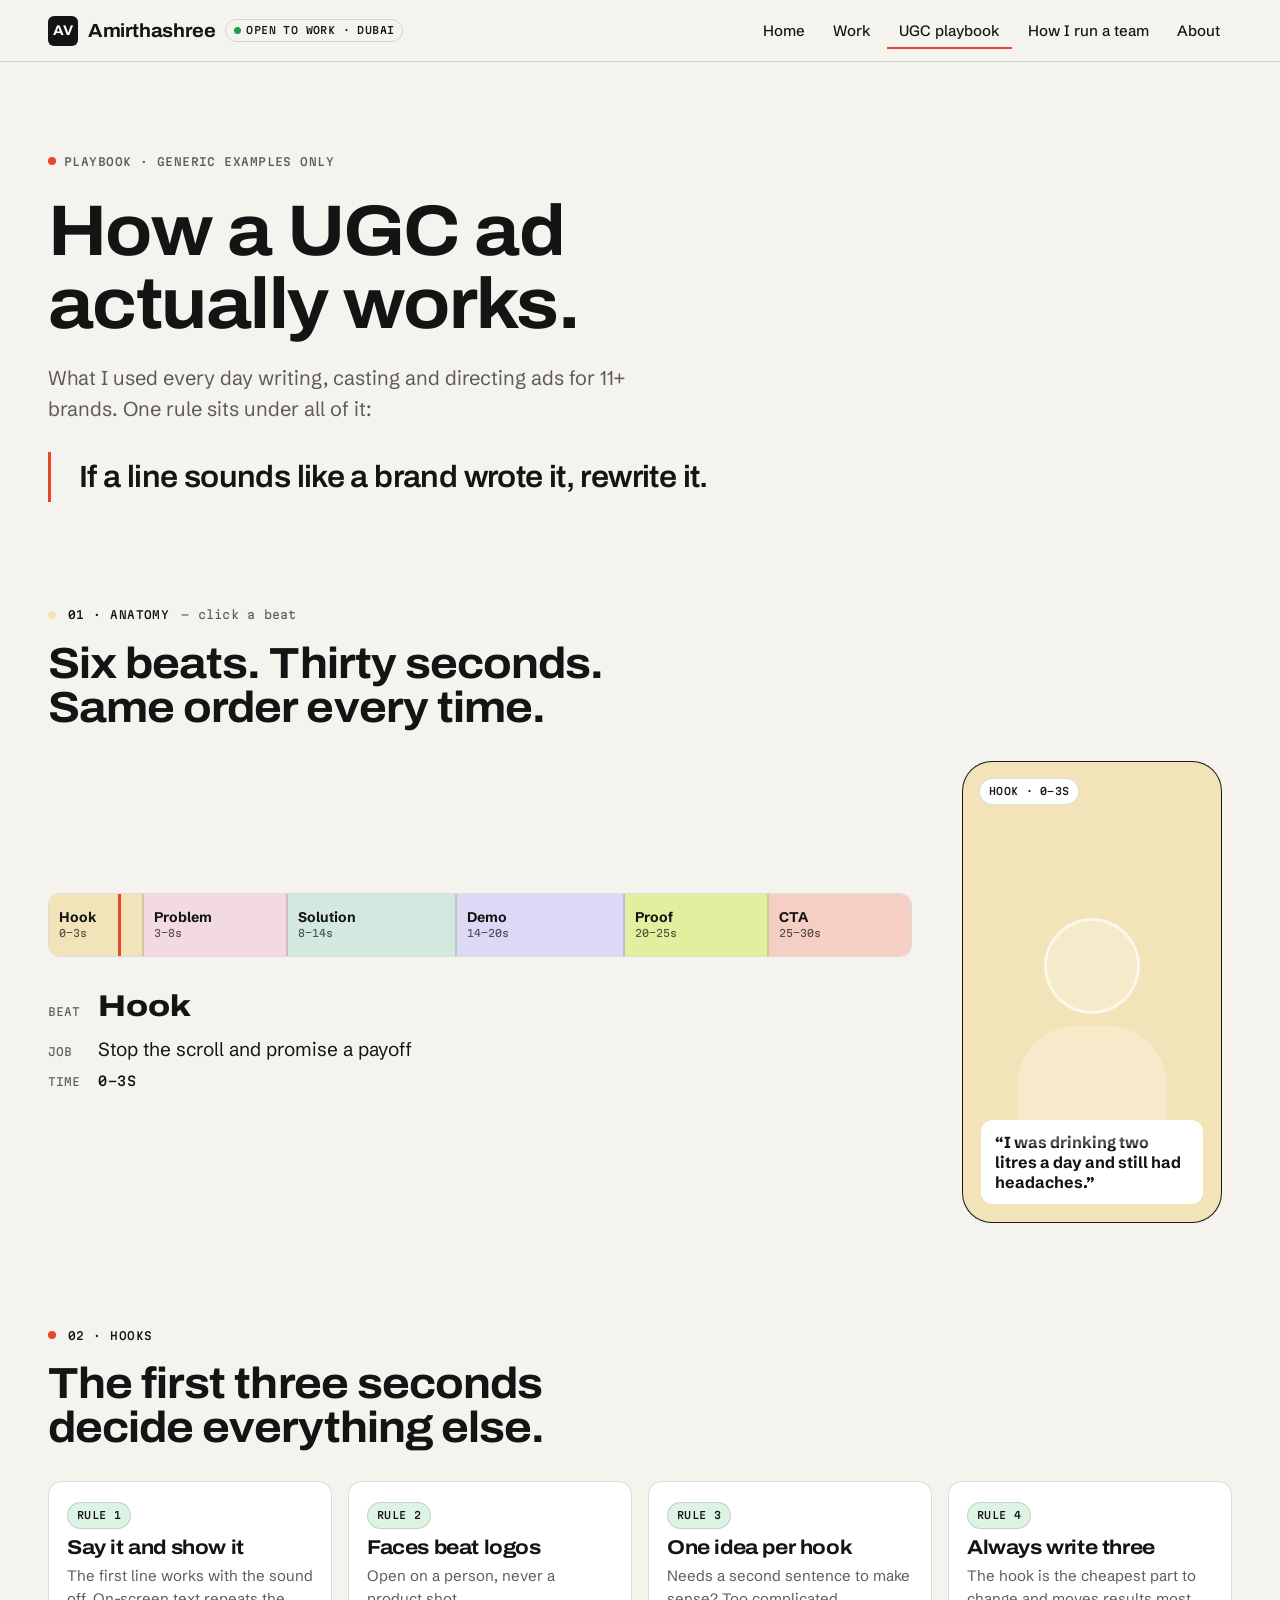
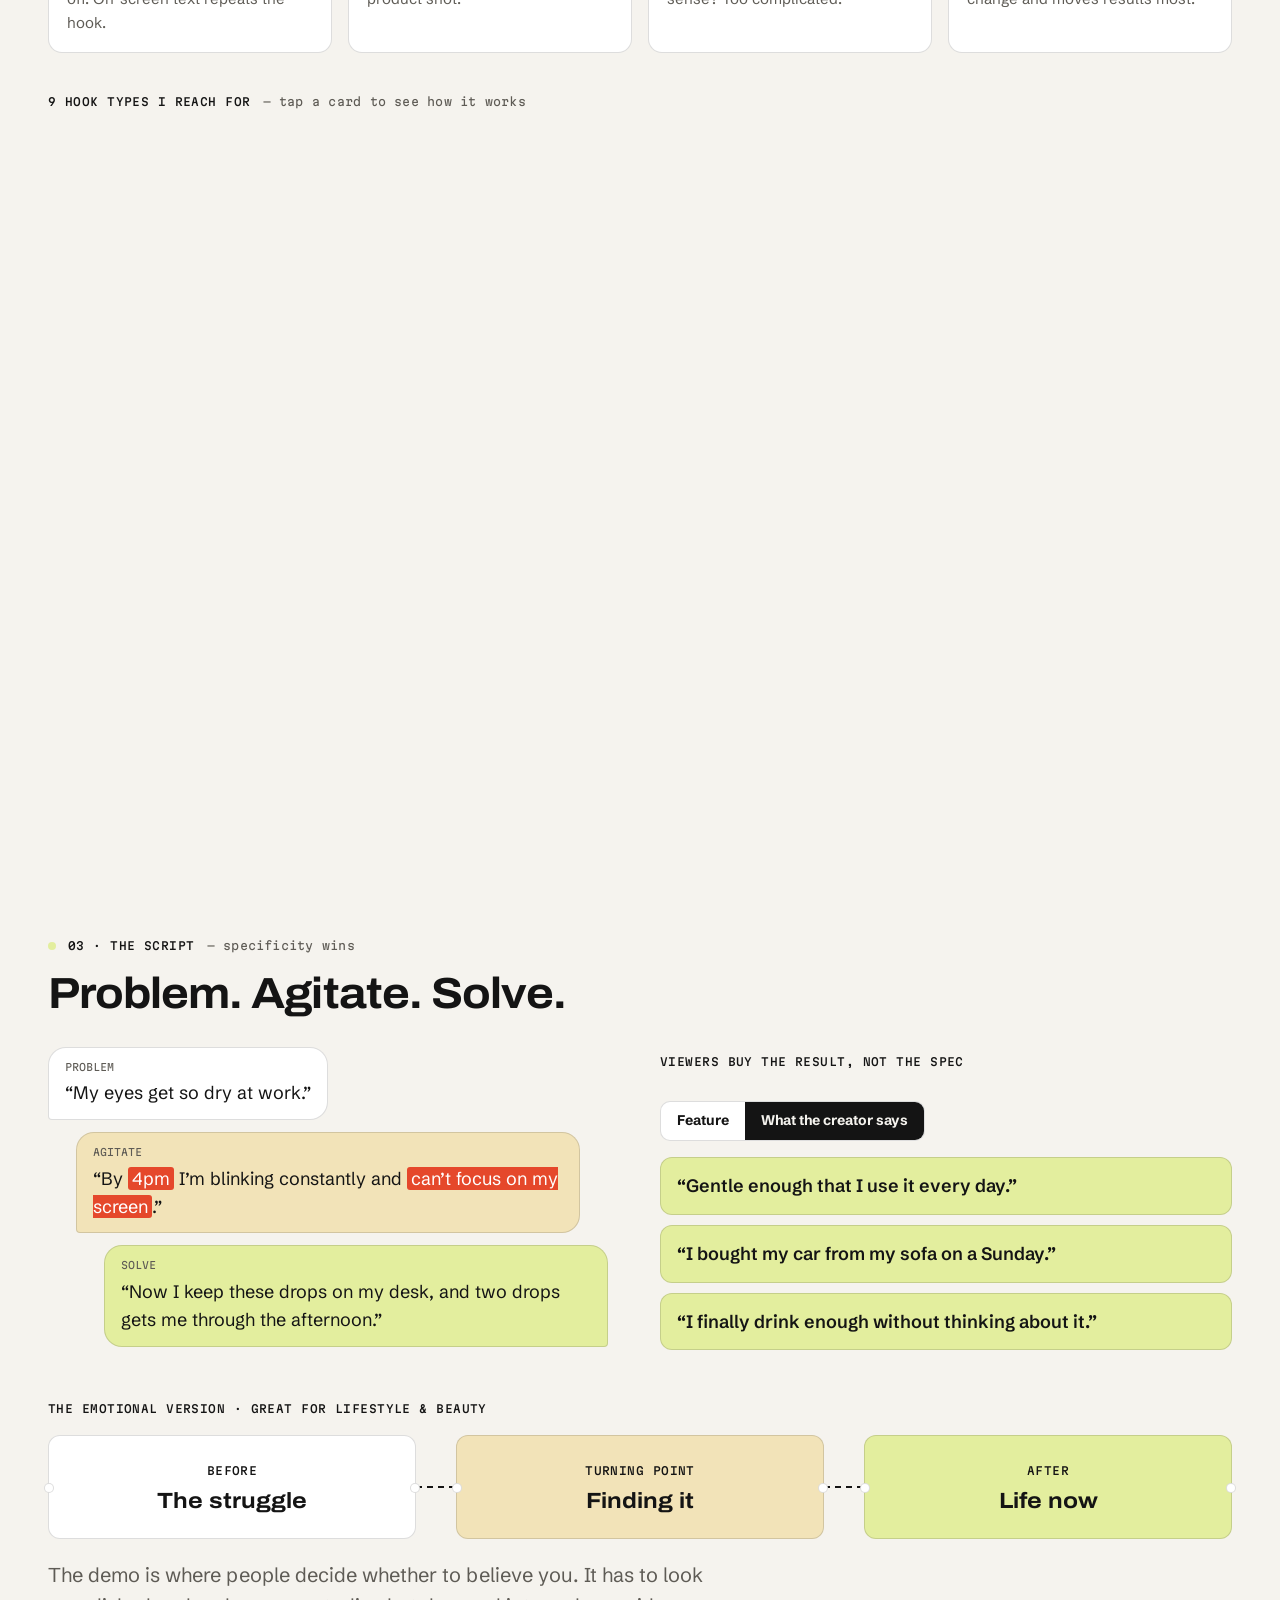
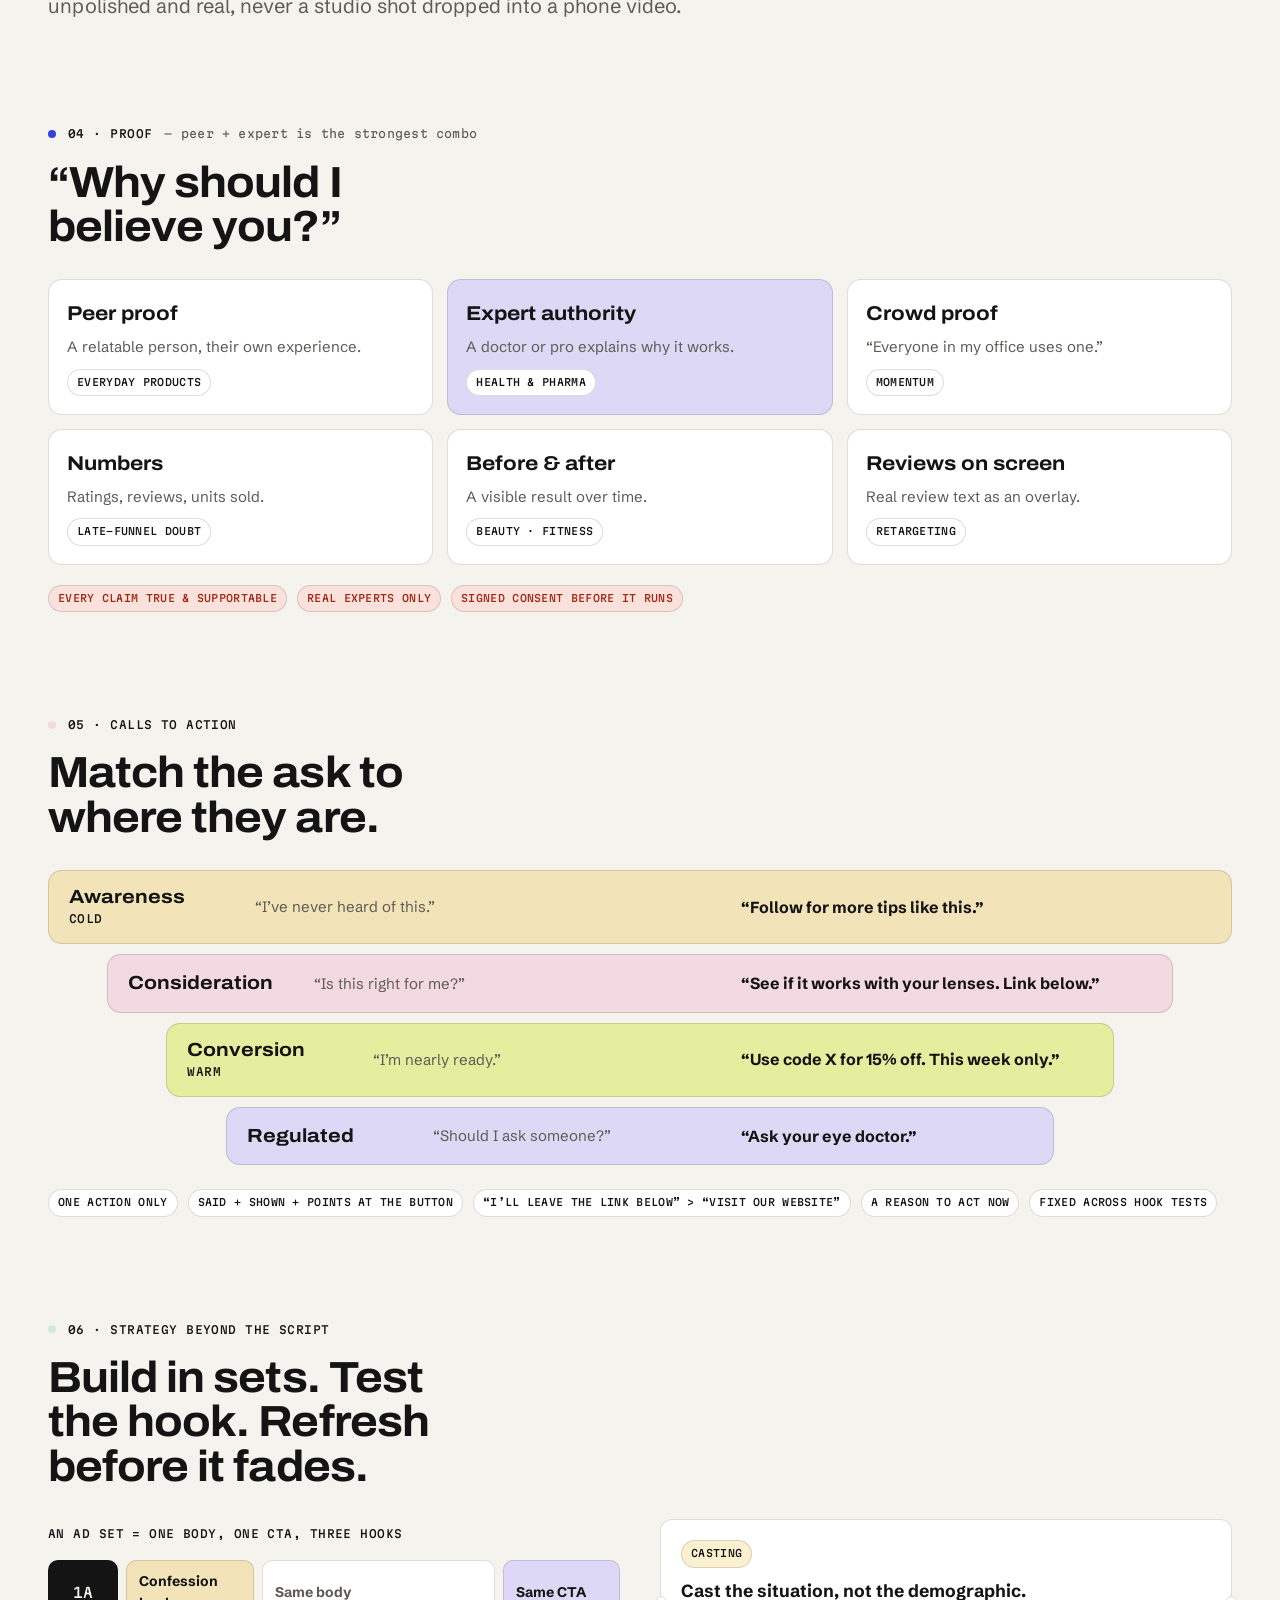
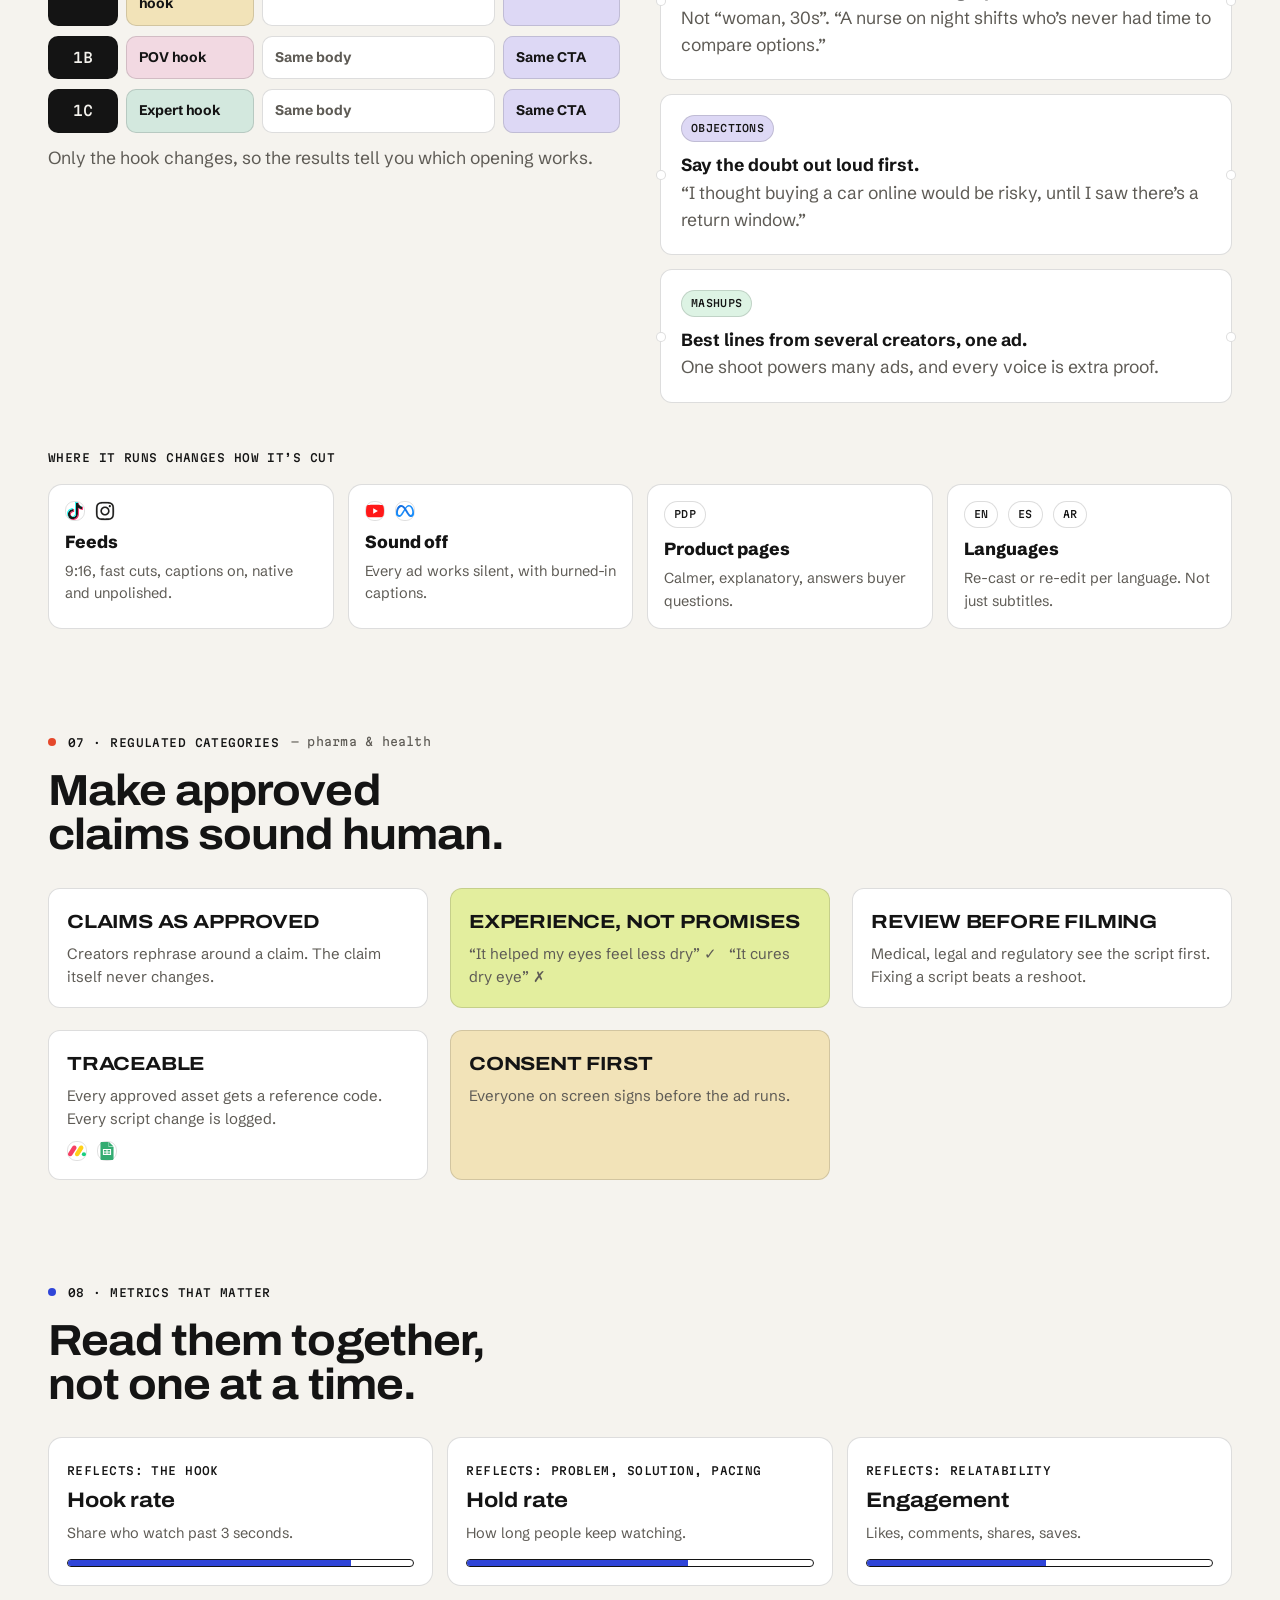
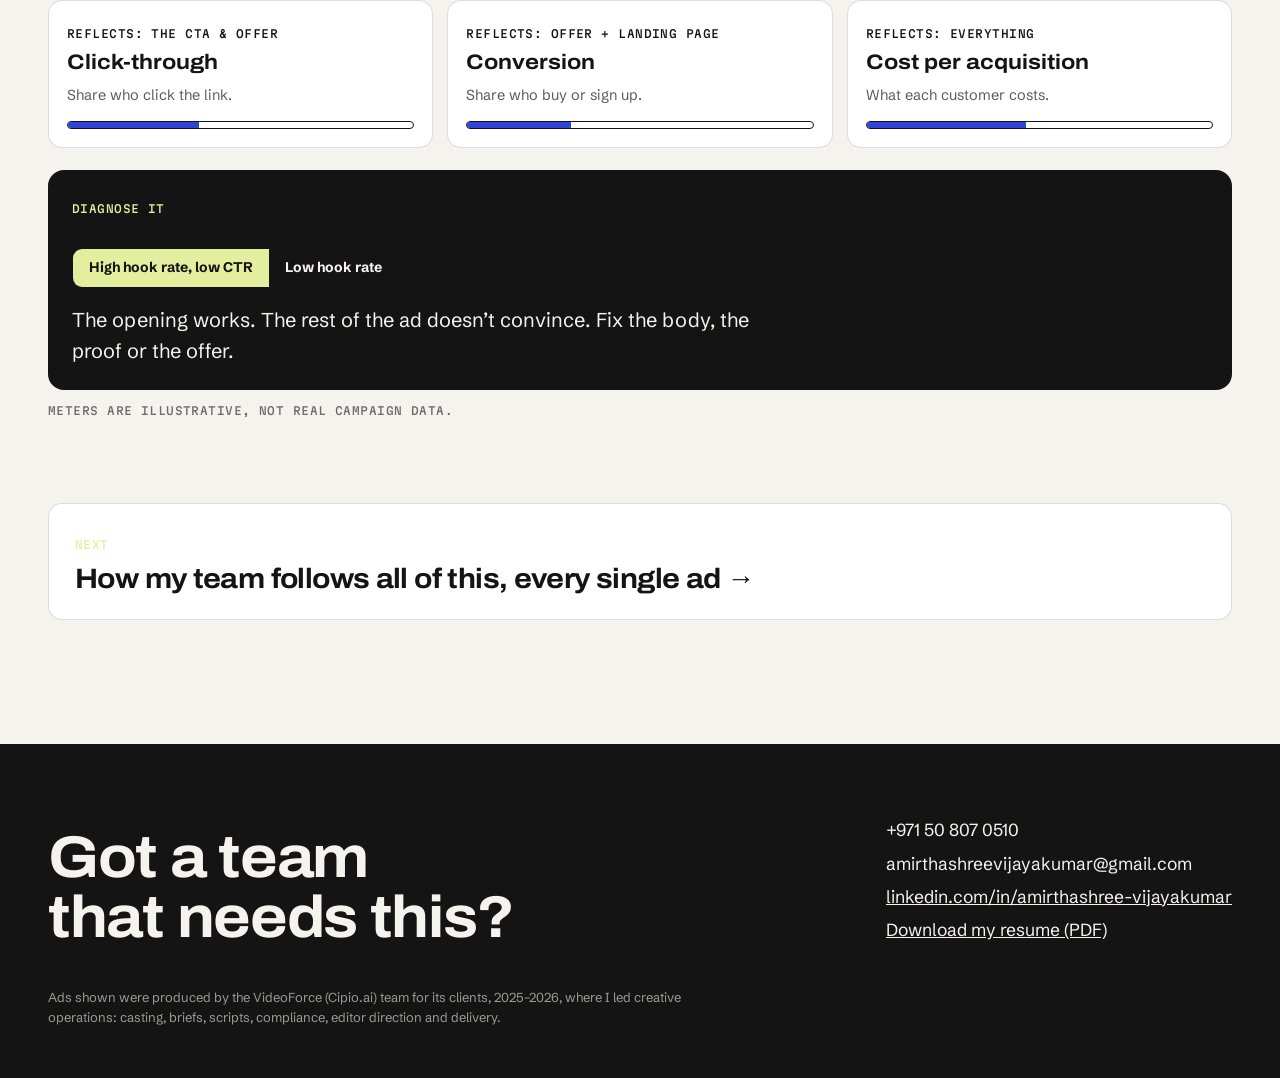
<file: ugc.html>
<!DOCTYPE html>
<html lang="en"><head><meta charset="utf-8"><meta name="viewport" content="width=device-width, initial-scale=1">
<title>UGC playbook · Amirthashree Vijayakumar</title>
<meta name="description" content="Amirthashree Vijayakumar: creative and marketing operations for UGC ads. 40+ campaigns, 11 brands, based in Dubai.">
<link rel="preload" href="fonts/archivo-latin-wdth-normal.woff2" as="font" type="font/woff2" crossorigin><link rel="preload" href="fonts/schibsted-grotesk-latin-wght-normal.woff2" as="font" type="font/woff2" crossorigin><link rel="stylesheet" href="css/site.css?v=b9cdf1f3"><style>
.anat{display:grid;grid-template-columns:minmax(0,1fr) 280px;gap:40px;align-items:center}
.tbar{display:flex;height:64px;border:2px solid var(--ink);border-radius:12px;overflow:hidden;position:relative;background:var(--card);box-shadow:5px 5px 0 var(--ink)}
.tbar button{all:unset;cursor:pointer;display:flex;flex-direction:column;justify-content:center;padding:0 10px;border-right:2px solid var(--ink);font-weight:700;font-size:14px;line-height:1.1;overflow:hidden;white-space:nowrap}
.tbar button:last-of-type{border-right:0}
.tbar button small{font-family:var(--mono);font-size:10px;font-weight:400;opacity:.7;margin-top:3px}
.tbar button[aria-pressed="true"]{box-shadow:inset 0 -6px 0 var(--ink)}
.tbar i{position:absolute;top:0;bottom:0;width:3px;background:var(--tomato);left:0;pointer-events:none}
.beatbox{margin-top:26px;display:grid;grid-template-columns:auto 1fr;gap:6px 18px;align-items:baseline}
.beatbox .k{font-family:var(--mono);font-size:11px;text-transform:uppercase;color:var(--soft)}
.beatbox .v{font-size:19px}
.mock{width:260px;aspect-ratio:9/16;border-radius:30px;border:6px solid var(--ink);background:#1b1b1b;position:relative;overflow:hidden;box-shadow:6px 6px 0 var(--ink);margin:0 auto}
.mock .scr{position:absolute;inset:0;display:flex;flex-direction:column;justify-content:flex-end;padding:18px;transition:background .4s}
.mock .tag{position:absolute;top:16px;left:16px}
.mock .say{background:#fff;color:var(--ink);border-radius:12px;padding:12px 14px;font-weight:700;font-size:16px;line-height:1.25}
.mock .face{position:absolute;top:34%;left:50%;width:96px;height:96px;margin-left:-48px;border-radius:50%;background:rgba(255,255,255,.25);border:3px solid rgba(255,255,255,.6)}
.mock .face::after{content:"";position:absolute;left:-30px;right:-30px;top:105px;height:120px;border-radius:60px 60px 0 0;background:rgba(255,255,255,.25)}
.rules{display:grid;grid-template-columns:repeat(4,1fr);gap:16px}
.rule{background:var(--card);border:2px solid var(--ink);border-radius:14px;padding:18px;box-shadow:4px 4px 0 var(--ink)}
.rule b{display:block;font-family:var(--display);font-stretch:112%;font-size:20px;line-height:1.05;letter-spacing:-.02em;margin:8px 0 6px}
.rule p{font-size:15px;color:var(--soft)}
.flip{perspective:1000px;cursor:pointer;min-height:220px;border:0;background:none;text-align:left;font:inherit;color:inherit;padding:0}
.flip .in2{position:relative;width:100%;height:100%;min-height:220px;transition:transform .6s;transform-style:preserve-3d}
.flip.on .in2{transform:rotateY(180deg)}
.flip .f,.flip .b{position:absolute;inset:0;border:2px solid var(--ink);border-radius:16px;padding:20px;backface-visibility:hidden;box-shadow:5px 5px 0 var(--ink);display:flex;flex-direction:column}
.flip .f q{font-family:var(--display);font-stretch:108%;font-weight:800;font-size:20px;line-height:1.12;letter-spacing:-.015em;margin-top:12px;quotes:"“" "”"}
.flip .f em{margin-top:auto;font-style:normal;font-family:var(--mono);font-size:10.5px;text-transform:uppercase}
.flip .b{transform:rotateY(180deg);background:var(--ink);color:var(--bg)}
.flip .b h3{font-size:22px;margin-bottom:10px;color:var(--lime)}
.chat{display:flex;flex-direction:column;gap:12px;max-width:560px}
.bub{align-self:flex-start;background:var(--card);border:2px solid var(--ink);border-radius:18px 18px 18px 4px;padding:12px 16px;font-size:18px;box-shadow:3px 3px 0 var(--ink);max-width:90%}
.bub small{display:block;font-family:var(--mono);font-size:10px;text-transform:uppercase;color:var(--soft);margin-bottom:4px}
.bub:nth-child(2){align-self:center;background:var(--sun)}
.bub:nth-child(3){align-self:flex-end;background:var(--lime);border-radius:18px 18px 4px 18px}
.bub mark{background:var(--tomato);color:#fff;padding:0 4px;border-radius:3px}
.toggle{display:inline-flex;border:2px solid var(--ink);border-radius:10px;overflow:hidden;background:var(--card)}
.toggle button{all:unset;cursor:pointer;padding:8px 16px;font-weight:700;font-size:14px}
.toggle button[aria-pressed="true"]{background:var(--ink);color:var(--bg)}
.fb{margin-top:16px;display:grid;gap:10px}
.fb div{background:var(--card);border:2px solid var(--ink);border-radius:12px;padding:14px 16px;font-size:18px;font-weight:600}
.arc{display:flex;align-items:center;gap:0}
.arc .node{flex:1;text-align:center}
.arc .node b{display:block;font-family:var(--display);font-stretch:112%;font-size:22px}
.arc .ln{flex:0 0 40px;height:2px;background:repeating-linear-gradient(90deg,var(--ink) 0 6px,transparent 6px 11px);background-size:22px 2px;animation:flow 1s linear infinite}
.proof{display:grid;grid-template-columns:repeat(3,1fr);gap:14px}
.proof div{border:2px solid var(--ink);border-radius:14px;padding:18px;background:var(--card)}
.proof b{font-family:var(--display);font-stretch:112%;font-size:20px;display:block;margin-bottom:6px}
.proof p{font-size:15px;color:var(--soft)}
.proof span{display:inline-block;margin-top:10px}
.funnel{display:grid;gap:10px}
.funnel .tier{margin:0 auto;display:grid;grid-template-columns:170px 1fr 1fr;gap:16px;align-items:center;border:2px solid var(--ink);border-radius:14px;padding:16px 20px;box-shadow:4px 4px 0 var(--ink)}
.funnel .tier b{font-family:var(--display);font-stretch:112%;font-size:19px;line-height:1.05}
.funnel .tier i{font-style:normal;color:var(--soft);font-size:15px}
.funnel .tier q{font-weight:700;font-size:16px}
.adset{display:grid;gap:10px}
.adset .row{display:grid;grid-template-columns:70px 1.1fr 2fr 1fr;gap:8px;align-items:stretch}
.adset .row > *{border:2px solid var(--ink);border-radius:10px;padding:10px 12px;font-weight:700;font-size:14px;display:flex;align-items:center}
.adset .row .id{font-family:var(--mono);font-weight:500;justify-content:center;background:var(--ink);color:var(--bg)}
.adset .row .h{background:var(--sun)}
.adset .row:nth-child(2) .h{background:var(--pink)}
.adset .row:nth-child(3) .h{background:var(--mint)}
.adset .row .bd{background:var(--card);color:var(--soft)}
.adset .row .ct{background:var(--lilac)}
.stamp{border:3px double var(--ink);border-radius:12px;padding:18px;background:var(--card);transform:rotate(var(--r,0deg))}
.stamp b{font-family:var(--display);font-stretch:118%;font-size:19px;text-transform:uppercase;display:block;margin-bottom:6px;letter-spacing:-.01em}
.stamp p{font-size:15px;color:var(--soft)}
.dash{display:grid;grid-template-columns:repeat(3,1fr);gap:14px}
.metric{background:var(--card);border:2px solid var(--ink);border-radius:14px;padding:18px;position:relative;overflow:hidden}
.metric b{font-family:var(--display);font-stretch:112%;font-size:21px;display:block}
.metric p{font-size:14.5px;color:var(--soft);margin-top:6px}
.metric .meter{height:8px;border:1.5px solid var(--ink);border-radius:99px;margin-top:14px;overflow:hidden}
.metric .meter i{display:block;height:100%;background:var(--cobalt);width:0;transition:width 1.4s cubic-bezier(.2,.7,.2,1)}
.metric.in .meter i{width:var(--w)}
.diag{margin-top:22px;border:2px solid var(--ink);border-radius:16px;background:var(--ink);color:var(--bg);padding:22px}
.diag .toggle{background:transparent;border-color:var(--bg)}
.diag .toggle button{color:var(--bg)}
.diag .toggle button[aria-pressed="true"]{background:var(--lime);color:var(--ink)}
.diag p{font-size:20px;margin-top:16px;max-width:60ch}
.plat{display:grid;grid-template-columns:repeat(4,1fr);gap:14px}
.plat > div{border:2px solid var(--ink);border-radius:14px;padding:16px;background:var(--card)}
.plat b{display:block;font-weight:800;margin:8px 0 4px}
.plat p{font-size:14.5px;color:var(--soft)}
@media (max-width:980px){.anat{grid-template-columns:minmax(0,1fr)}.rules,.plat{grid-template-columns:repeat(2,1fr)}.proof,.dash{grid-template-columns:repeat(2,1fr)}.funnel .tier{grid-template-columns:1fr;width:100%!important}.tbar button small{display:none}}
@media (max-width:600px){.rules,.plat,.proof,.dash{grid-template-columns:1fr}.arc{flex-direction:column}.arc .ln{width:2px;height:24px;flex:0 0 24px}.adset .row{grid-template-columns:50px 1fr}.adset .row .bd,.adset .row .ct{grid-column:2}}
</style></head>
<body>
<header class="nav"><div class="wrap"><a class="logo" href="index.html"><i>AV</i>Amirthashree<em>Open to work · Dubai</em></a><nav aria-label="Main"><a href="index.html">Home</a><a href="work.html">Work</a><a href="ugc.html" aria-current="page">UGC playbook</a><a href="playbook.html">How I run a team</a><a href="about.html">About</a></nav></div></header>
<main>
<section style="padding-bottom:20px"><div class="wrap"><span class="sticker" style="background:var(--lime)">Playbook · generic examples only</span>
<h1 class="big" style="margin-top:22px">How a UGC ad<br>actually works.</h1>
<p class="lede">What I used every day writing, casting and directing ads for 11+ brands. One rule sits under all of it:</p>
<p class="quote rv" style="margin-top:28px;max-width:900px">If a line sounds like a brand wrote it, rewrite it.</p></div></section>

<section><div class="wrap"><div class="kicker"><span class="dot" style="background:var(--sun)"></span><span class="mono">01 · Anatomy</span><span class="hand">click a beat</span></div><h2 class="mid" style="margin-bottom:30px;max-width:20ch">Six beats. Thirty seconds. Same order every time.</h2>
<div class="anat"><div>
 <div class="tbar" data-anat><button type="button" data-beat="0" style="width:10.00%;background:#F2E3B8" aria-pressed="true">Hook<small>0–3s</small></button><button type="button" data-beat="1" style="width:16.67%;background:#F2D9E2" aria-pressed="false">Problem<small>3–8s</small></button><button type="button" data-beat="2" style="width:20.00%;background:#D3E8DE" aria-pressed="false">Solution<small>8–14s</small></button><button type="button" data-beat="3" style="width:20.00%;background:#DDD8F5" aria-pressed="false">Demo<small>14–20s</small></button><button type="button" data-beat="4" style="width:16.67%;background:#E3EE9E" aria-pressed="false">Proof<small>20–25s</small></button><button type="button" data-beat="5" style="width:16.67%;background:#F6CFC4" aria-pressed="false">CTA<small>25–30s</small></button><i data-head></i></div>
 <div class="beatbox"><span class="k">Beat</span><span class="v" style="font-family:var(--display);font-stretch:118%;font-weight:800;font-size:30px" data-bn>Hook</span>
 <span class="k">Job</span><span class="v" data-bj>Stop the scroll and promise a payoff</span>
 <span class="k">Time</span><span class="v mono" style="font-size:13px" data-bt>0–3s</span></div>
</div>
<div class="mock" aria-hidden="true"><div class="scr" data-scr style="background:#F2E3B8"><span class="chip tag" data-bc>Hook · 0–3s</span><div class="face"></div><div class="say" data-bx>“I was drinking two litres a day and still had headaches.”</div></div></div>
</div></div></section>

<section style="padding-top:20px"><div class="wrap"><div class="kicker"><span class="dot" style="background:var(--tomato)"></span><span class="mono">02 · Hooks</span></div><h2 class="mid" style="margin-bottom:30px;max-width:20ch">The first three seconds decide everything else.</h2>
<div class="rules">
 <div class="rule rv"><span class="chip ok">Rule 1</span><b>Say it and show it</b><p>The first line works with the sound off. On-screen text repeats the hook.</p></div>
 <div class="rule rv"><span class="chip ok">Rule 2</span><b>Faces beat logos</b><p>Open on a person, never a product shot.</p></div>
 <div class="rule rv"><span class="chip ok">Rule 3</span><b>One idea per hook</b><p>Needs a second sentence to make sense? Too complicated.</p></div>
 <div class="rule rv"><span class="chip ok">Rule 4</span><b>Always write three</b><p>The hook is the cheapest part to change and moves results most.</p></div>
</div>
<div class="kicker" style="margin-top:40px"><span class="mono">9 hook types I reach for</span><span class="hand">tap a card to see how it works</span></div>
<div class="grid g3"><button class="flip" type="button" aria-pressed="false"><div class="in2"><div class="f" style="background:var(--sun)"><span class="mono">01 · Confession</span><q>I almost didn’t buy this. Three times.</q><em>flip →</em></div><div class="b"><h3>Confession</h3><p>Admits a relatable mistake or doubt.</p></div></div></button><button class="flip" type="button" aria-pressed="false"><div class="in2"><div class="f" style="background:var(--pink)"><span class="mono">02 · Problem callout</span><q>If your eyes feel like sandpaper by 3pm, watch this.</q><em>flip →</em></div><div class="b"><h3>Problem callout</h3><p>Names the viewer’s pain directly.</p></div></div></button><button class="flip" type="button" aria-pressed="false"><div class="in2"><div class="f" style="background:var(--mint)"><span class="mono">03 · POV</span><q>POV: you’re the one who has to order dinner for six people.</q><em>flip →</em></div><div class="b"><h3>POV</h3><p>Puts the viewer inside a scene.</p></div></div></button><button class="flip" type="button" aria-pressed="false"><div class="in2"><div class="f" style="background:var(--lilac)"><span class="mono">04 · Result first</span><q>Keys in hand. Here’s how I got here without visiting a dealer.</q><em>flip →</em></div><div class="b"><h3>Result first</h3><p>Opens with the outcome, then rewinds.</p></div></div></button><button class="flip" type="button" aria-pressed="false"><div class="in2"><div class="f" style="background:var(--lime)"><span class="mono">05 · Bold claim</span><q>This replaced three products in my bathroom.</q><em>flip →</em></div><div class="b"><h3>Bold claim</h3><p>A surprising statement that begs proof.</p></div></div></button><button class="flip" type="button" aria-pressed="false"><div class="in2"><div class="f" style="background:var(--card)"><span class="mono">06 · Question</span><q>Why does nobody tell you this about contact lenses?</q><em>flip →</em></div><div class="b"><h3>Question</h3><p>Asks something they can’t ignore.</p></div></div></button><button class="flip" type="button" aria-pressed="false"><div class="in2"><div class="f" style="background:var(--sun)"><span class="mono">07 · Expert intro</span><q>As an optometrist, this is what I’d tell my own family.</q><em>flip →</em></div><div class="b"><h3>Expert intro</h3><p>Authority speaks first.</p></div></div></button><button class="flip" type="button" aria-pressed="false"><div class="in2"><div class="f" style="background:var(--pink)"><span class="mono">08 · Pattern interrupt</span><q>[product dropped into water · sudden cut to silence]</q><em>flip →</em></div><div class="b"><h3>Pattern interrupt</h3><p>An unexpected visual or sound.</p></div></div></button><button class="flip" type="button" aria-pressed="false"><div class="in2"><div class="f" style="background:var(--mint)"><span class="mono">09 · List</span><q>3 things I wish I knew before buying tyres online.</q><em>flip →</em></div><div class="b"><h3>List</h3><p>Promises a quick, structured payoff.</p></div></div></button></div>
</div></section>

<section style="padding-top:20px"><div class="wrap"><div class="kicker"><span class="dot" style="background:var(--lime)"></span><span class="mono">03 · The script</span><span class="hand">specificity wins</span></div><h2 class="mid" style="margin-bottom:30px;max-width:20ch">Problem. Agitate. Solve.</h2>
<div class="grid g2" style="align-items:start;gap:40px">
 <div class="chat">
  <div class="bub rv"><small>Problem</small>“My eyes get so dry at work.”</div>
  <div class="bub rv"><small>Agitate</small>“By <mark>4pm</mark> I’m blinking constantly and <mark>can’t focus on my screen</mark>.”</div>
  <div class="bub rv"><small>Solve</small>“Now I keep these drops on my desk, and two drops gets me through the afternoon.”</div>
 </div>
 <div data-tabs><span class="mono">Viewers buy the result, not the spec</span><br><br>
  <div class="toggle"><button type="button" data-tab="f" aria-pressed="false">Feature</button><button type="button" data-tab="b" aria-pressed="true">What the creator says</button></div>
  <div class="fb" data-pane="f" hidden><div>Preservative-free formula</div><div>Online checkout</div><div>Time markers on a bottle</div></div>
  <div class="fb" data-pane="b"><div style="background:var(--lime)">“Gentle enough that I use it every day.”</div><div style="background:var(--lime)">“I bought my car from my sofa on a Sunday.”</div><div style="background:var(--lime)">“I finally drink enough without thinking about it.”</div></div>
 </div>
</div>
<div class="kicker" style="margin-top:50px"><span class="mono">The emotional version · great for lifestyle &amp; beauty</span></div>
<div class="arc rv"><div class="node"><span class="mono">Before</span><b>The struggle</b></div><i class="ln"></i><div class="node" style="background:var(--sun)"><span class="mono">Turning point</span><b>Finding it</b></div><i class="ln"></i><div class="node" style="background:var(--lime)"><span class="mono">After</span><b>Life now</b></div></div>
<p class="lede" style="max-width:60ch">The demo is where people decide whether to believe you. It has to look unpolished and real, never a studio shot dropped into a phone video.</p>
</div></section>

<section style="padding-top:20px"><div class="wrap"><div class="kicker"><span class="dot" style="background:var(--cobalt)"></span><span class="mono">04 · Proof</span><span class="hand">peer + expert is the strongest combo</span></div><h2 class="mid" style="margin-bottom:30px;max-width:20ch">“Why should I believe you?”</h2>
<div class="proof">
 <div class="rv"><b>Peer proof</b><p>A relatable person, their own experience.</p><span class="chip">Everyday products</span></div>
 <div class="rv" style="background:var(--lilac)"><b>Expert authority</b><p>A doctor or pro explains why it works.</p><span class="chip">Health &amp; pharma</span></div>
 <div class="rv"><b>Crowd proof</b><p>“Everyone in my office uses one.”</p><span class="chip">Momentum</span></div>
 <div class="rv"><b>Numbers</b><p>Ratings, reviews, units sold.</p><span class="chip">Late-funnel doubt</span></div>
 <div class="rv"><b>Before &amp; after</b><p>A visible result over time.</p><span class="chip">Beauty · fitness</span></div>
 <div class="rv"><b>Reviews on screen</b><p>Real review text as an overlay.</p><span class="chip">Retargeting</span></div>
</div>
<p style="margin-top:20px;display:flex;gap:10px;flex-wrap:wrap"><span class="chip stop">Every claim true &amp; supportable</span><span class="chip stop">Real experts only</span><span class="chip stop">Signed consent before it runs</span></p>
</div></section>

<section style="padding-top:20px"><div class="wrap"><div class="kicker"><span class="dot" style="background:var(--pink)"></span><span class="mono">05 · Calls to action</span></div><h2 class="mid" style="margin-bottom:30px;max-width:20ch">Match the ask to where they are.</h2>
<div class="funnel">
 <div class="tier rv" style="width:100%;background:var(--sun)"><b>Awareness<br><span class="mono">cold</span></b><i>“I’ve never heard of this.”</i><q>Follow for more tips like this.</q></div>
 <div class="tier rv" style="width:90%;background:var(--pink)"><b>Consideration</b><i>“Is this right for me?”</i><q>See if it works with your lenses. Link below.</q></div>
 <div class="tier rv" style="width:80%;background:var(--lime)"><b>Conversion<br><span class="mono">warm</span></b><i>“I’m nearly ready.”</i><q>Use code X for 15% off. This week only.</q></div>
 <div class="tier rv" style="width:70%;background:var(--lilac)"><b>Regulated</b><i>“Should I ask someone?”</i><q>Ask your eye doctor.</q></div>
</div>
<p style="margin-top:24px;display:flex;gap:10px;flex-wrap:wrap"><span class="chip">One action only</span><span class="chip">Said + shown + points at the button</span><span class="chip">“I’ll leave the link below” &gt; “Visit our website”</span><span class="chip">A reason to act now</span><span class="chip">Fixed across hook tests</span></p>
</div></section>

<section style="padding-top:20px"><div class="wrap"><div class="kicker"><span class="dot" style="background:var(--mint)"></span><span class="mono">06 · Strategy beyond the script</span></div><h2 class="mid" style="margin-bottom:30px;max-width:20ch">Build in sets. Test the hook. Refresh before it fades.</h2>
<div class="grid g2" style="gap:40px;align-items:start">
 <div><span class="mono">An ad set = one body, one CTA, three hooks</span>
 <div class="adset rv" style="margin-top:14px">
  <div class="row"><span class="id">1A</span><span class="h">Confession hook</span><span class="bd">Same body</span><span class="ct">Same CTA</span></div>
  <div class="row"><span class="id">1B</span><span class="h">POV hook</span><span class="bd">Same body</span><span class="ct">Same CTA</span></div>
  <div class="row"><span class="id">1C</span><span class="h">Expert hook</span><span class="bd">Same body</span><span class="ct">Same CTA</span></div>
 </div><p style="margin-top:12px;color:var(--soft)">Only the hook changes, so the results tell you which opening works.</p></div>
 <div class="grid" style="gap:14px">
  <div class="node rv"><div class="hd"><span class="chip wip">Casting</span></div><b>Cast the situation, not the demographic.</b><p style="color:var(--soft)">Not “woman, 30s”. “A nurse on night shifts who’s never had time to compare options.”</p></div>
  <div class="node rv"><div class="hd"><span class="chip rev">Objections</span></div><b>Say the doubt out loud first.</b><p style="color:var(--soft)">“I thought buying a car online would be risky, until I saw there’s a return window.”</p></div>
  <div class="node rv"><div class="hd"><span class="chip ok">Mashups</span></div><b>Best lines from several creators, one ad.</b><p style="color:var(--soft)">One shoot powers many ads, and every voice is extra proof.</p></div>
 </div>
</div>
<div class="kicker" style="margin-top:46px"><span class="mono">Where it runs changes how it’s cut</span></div>
<div class="plat">
 <div class="rv"><div class="stack"><span class="ico" title="TikTok"><svg width="20" height="20" viewBox="0 0 256 290" aria-hidden="true"><path fill="#ff004f" d="M189.72 104.421c18.678 13.345 41.56 21.197 66.273 21.197v-47.53a67 67 0 0 1-13.918-1.456v37.413c-24.711 0-47.59-7.851-66.272-21.195v96.996c0 48.523-39.356 87.855-87.9 87.855c-18.113 0-34.949-5.473-48.934-14.86c15.962 16.313 38.222 26.432 62.848 26.432c48.548 0 87.905-39.332 87.905-87.857v-96.995zm17.17-47.952c-9.546-10.423-15.814-23.893-17.17-38.785v-6.113h-13.189c3.32 18.927 14.644 35.097 30.358 44.898M69.673 225.607a40 40 0 0 1-8.203-24.33c0-22.192 18.001-40.186 40.21-40.186a40.3 40.3 0 0 1 12.197 1.883v-48.593c-4.61-.631-9.262-.9-13.912-.801v37.822a40.3 40.3 0 0 0-12.203-1.882c-22.208 0-40.208 17.992-40.208 40.187c0 15.694 8.997 29.281 22.119 35.9"/><path d="M175.803 92.849c18.683 13.344 41.56 21.195 66.272 21.195V76.631c-13.794-2.937-26.005-10.141-35.186-20.162c-15.715-9.802-27.038-25.972-30.358-44.898h-34.643v189.843c-.079 22.132-18.049 40.052-40.21 40.052c-13.058 0-24.66-6.221-32.007-15.86c-13.12-6.618-22.118-20.206-22.118-35.898c0-22.193 18-40.187 40.208-40.187c4.255 0 8.356.662 12.203 1.882v-37.822c-47.692.985-86.047 39.933-86.047 87.834c0 23.912 9.551 45.589 25.053 61.428c13.985 9.385 30.82 14.86 48.934 14.86c48.545 0 87.9-39.335 87.9-87.857z"/><path fill="#00f2ea" d="M242.075 76.63V66.516a66.3 66.3 0 0 1-35.186-10.047a66.47 66.47 0 0 0 35.186 20.163M176.53 11.57a68 68 0 0 1-.728-5.457V0h-47.834v189.845c-.076 22.13-18.046 40.05-40.208 40.05a40.06 40.06 0 0 1-18.09-4.287c7.347 9.637 18.949 15.857 32.007 15.857c22.16 0 40.132-17.918 40.21-40.05V11.571zM99.966 113.58v-10.769a89 89 0 0 0-12.061-.818C39.355 101.993 0 141.327 0 189.845c0 30.419 15.467 57.227 38.971 72.996c-15.502-15.838-25.053-37.516-25.053-61.427c0-47.9 38.354-86.848 86.048-87.833"/></svg></span><span class="ico" title="Instagram"><svg width="20" height="20" viewBox="0 0 256 256" aria-hidden="true"><path fill="#0a0a08" d="M128 23.064c34.177 0 38.225.13 51.722.745c12.48.57 19.258 2.655 23.769 4.408c5.974 2.322 10.238 5.096 14.717 9.575s7.253 8.743 9.575 14.717c1.753 4.511 3.838 11.289 4.408 23.768c.615 13.498.745 17.546.745 51.723s-.13 38.226-.745 51.723c-.57 12.48-2.655 19.257-4.408 23.768c-2.322 5.974-5.096 10.239-9.575 14.718s-8.743 7.253-14.717 9.574c-4.511 1.753-11.289 3.839-23.769 4.408c-13.495.616-17.543.746-51.722.746s-38.228-.13-51.723-.746c-12.48-.57-19.257-2.655-23.768-4.408c-5.974-2.321-10.239-5.095-14.718-9.574c-4.479-4.48-7.253-8.744-9.574-14.718c-1.753-4.51-3.839-11.288-4.408-23.768c-.616-13.497-.746-17.545-.746-51.723s.13-38.225.746-51.722c.57-12.48 2.655-19.258 4.408-23.769c2.321-5.974 5.095-10.238 9.574-14.717c4.48-4.48 8.744-7.253 14.718-9.575c4.51-1.753 11.288-3.838 23.768-4.408c13.497-.615 17.545-.745 51.723-.745M128 0C93.237 0 88.878.147 75.226.77c-13.625.622-22.93 2.786-31.071 5.95c-8.418 3.271-15.556 7.648-22.672 14.764S9.991 35.738 6.72 44.155C3.555 52.297 1.392 61.602.77 75.226C.147 88.878 0 93.237 0 128s.147 39.122.77 52.774c.622 13.625 2.785 22.93 5.95 31.071c3.27 8.417 7.647 15.556 14.763 22.672s14.254 11.492 22.672 14.763c8.142 3.165 17.446 5.328 31.07 5.95c13.653.623 18.012.77 52.775.77s39.122-.147 52.774-.77c13.624-.622 22.929-2.785 31.07-5.95c8.418-3.27 15.556-7.647 22.672-14.763s11.493-14.254 14.764-22.672c3.164-8.142 5.328-17.446 5.95-31.07c.623-13.653.77-18.012.77-52.775s-.147-39.122-.77-52.774c-.622-13.624-2.786-22.929-5.95-31.07c-3.271-8.418-7.648-15.556-14.764-22.672S220.262 9.99 211.845 6.72c-8.142-3.164-17.447-5.328-31.071-5.95C167.122.147 162.763 0 128 0m0 62.27c-36.302 0-65.73 29.43-65.73 65.73s29.428 65.73 65.73 65.73c36.301 0 65.73-29.428 65.73-65.73c0-36.301-29.429-65.73-65.73-65.73m0 108.397c-23.564 0-42.667-19.103-42.667-42.667S104.436 85.333 128 85.333s42.667 19.103 42.667 42.667s-19.103 42.667-42.667 42.667m83.686-110.994c0 8.484-6.876 15.36-15.36 15.36s-15.36-6.876-15.36-15.36s6.877-15.36 15.36-15.36s15.36 6.877 15.36 15.36"/></svg></span></div><b>Feeds</b><p>9:16, fast cuts, captions on, native and unpolished.</p></div>
 <div class="rv"><div class="stack"><span class="ico" title="YouTube"><svg width="20" height="20" viewBox="0 0 256 180" aria-hidden="true"><path fill="red" d="M250.346 28.075A32.18 32.18 0 0 0 227.69 5.418C207.824 0 127.87 0 127.87 0S47.912.164 28.046 5.582A32.18 32.18 0 0 0 5.39 28.24c-6.009 35.298-8.34 89.084.165 122.97a32.18 32.18 0 0 0 22.656 22.657c19.866 5.418 99.822 5.418 99.822 5.418s79.955 0 99.82-5.418a32.18 32.18 0 0 0 22.657-22.657c6.338-35.348 8.291-89.1-.164-123.134"/><path fill="#fff" d="m102.421 128.06l66.328-38.418l-66.328-38.418z"/></svg></span><span class="ico" title="Meta Ads"><svg width="20" height="20" viewBox="0 0 256 171" aria-hidden="true"><defs><linearGradient id="SVGYeLhubCc" x1="13.878%" x2="89.144%" y1="55.934%" y2="58.694%"><stop offset="0%" stop-color="#0064e1"/><stop offset="40%" stop-color="#0064e1"/><stop offset="83%" stop-color="#0073ee"/><stop offset="100%" stop-color="#0082fb"/></linearGradient><linearGradient id="SVGll66Sdsg" x1="54.315%" x2="54.315%" y1="82.782%" y2="39.307%"><stop offset="0%" stop-color="#0082fb"/><stop offset="100%" stop-color="#0064e0"/></linearGradient></defs><path fill="#0081fb" d="M27.651 112.136c0 9.775 2.146 17.28 4.95 21.82c3.677 5.947 9.16 8.466 14.751 8.466c7.211 0 13.808-1.79 26.52-19.372c10.185-14.092 22.186-33.874 30.26-46.275l13.675-21.01c9.499-14.591 20.493-30.811 33.1-41.806C161.196 4.985 172.298 0 183.47 0c18.758 0 36.625 10.87 50.3 31.257C248.735 53.584 256 81.707 256 110.729c0 17.253-3.4 29.93-9.187 39.946c-5.591 9.686-16.488 19.363-34.818 19.363v-27.616c15.695 0 19.612-14.422 19.612-30.927c0-23.52-5.484-49.623-17.564-68.273c-8.574-13.23-19.684-21.313-31.907-21.313c-13.22 0-23.859 9.97-35.815 27.75c-6.356 9.445-12.882 20.956-20.208 33.944l-8.066 14.289c-16.203 28.728-20.307 35.271-28.408 46.07c-14.2 18.91-26.324 26.076-42.287 26.076c-18.935 0-30.91-8.2-38.325-20.556C2.973 139.413 0 126.202 0 111.148z"/><path fill="url(#SVGYeLhubCc)" d="M21.802 33.206C34.48 13.666 52.774 0 73.757 0C85.91 0 97.99 3.597 110.605 13.897c13.798 11.261 28.505 29.805 46.853 60.368l6.58 10.967c15.881 26.459 24.917 40.07 30.205 46.49c6.802 8.243 11.565 10.7 17.752 10.7c15.695 0 19.612-14.422 19.612-30.927l24.393-.766c0 17.253-3.4 29.93-9.187 39.946c-5.591 9.686-16.488 19.363-34.818 19.363c-11.395 0-21.49-2.475-32.654-13.007c-8.582-8.083-18.615-22.443-26.334-35.352l-22.96-38.352C118.528 64.08 107.96 49.73 101.845 43.23c-6.578-6.988-15.036-15.428-28.532-15.428c-10.923 0-20.2 7.666-27.963 19.39z"/><path fill="url(#SVGll66Sdsg)" d="M73.312 27.802c-10.923 0-20.2 7.666-27.963 19.39c-10.976 16.568-17.698 41.245-17.698 64.944c0 9.775 2.146 17.28 4.95 21.82L9.027 149.482C2.973 139.413 0 126.202 0 111.148C0 83.772 7.514 55.24 21.802 33.206C34.48 13.666 52.774 0 73.757 0z"/></svg></span></div><b>Sound off</b><p>Every ad works silent, with burned-in captions.</p></div>
 <div class="rv"><div class="stack"><span class="chip">PDP</span></div><b>Product pages</b><p>Calmer, explanatory, answers buyer questions.</p></div>
 <div class="rv"><div class="stack"><span class="chip">EN</span><span class="chip">ES</span><span class="chip">AR</span></div><b>Languages</b><p>Re-cast or re-edit per language. Not just subtitles.</p></div>
</div>
</div></section>

<section style="padding-top:20px"><div class="wrap"><div class="kicker"><span class="dot" style="background:var(--tomato)"></span><span class="mono">07 · Regulated categories</span><span class="hand">pharma &amp; health</span></div><h2 class="mid" style="margin-bottom:30px;max-width:20ch">Make approved claims sound human.</h2>
<div class="grid g3">
 <div class="stamp rv" style="--r:-1deg"><b>Claims as approved</b><p>Creators rephrase around a claim. The claim itself never changes.</p></div>
 <div class="stamp rv" style="--r:1deg;background:var(--lime)"><b>Experience, not promises</b><p>“It helped my eyes feel less dry” ✓ &nbsp; “It cures dry eye” ✗</p></div>
 <div class="stamp rv" style="--r:-.5deg"><b>Review before filming</b><p>Medical, legal and regulatory see the script first. Fixing a script beats a reshoot.</p></div>
 <div class="stamp rv" style="--r:.8deg"><b>Traceable</b><p>Every approved asset gets a reference code. Every script change is logged.</p><div style="margin-top:10px"><div class="stack"><span class="ico" title="Monday.com"><svg width="20" height="20" viewBox="0 0 256 156" aria-hidden="true"><path fill="#f62b54" d="M31.846 153.489a31.97 31.97 0 0 1-27.86-16.167a30.91 30.91 0 0 1 .875-31.823l57.373-90.096A31.99 31.99 0 0 1 90.556.015a31.93 31.93 0 0 1 27.41 16.896c5.349 10.113 4.68 22.28-1.725 31.774L58.904 138.78a31.98 31.98 0 0 1-27.058 14.709"/><path fill="#fc0" d="M130.256 153.488c-11.572 0-22.22-6.187-27.812-16.13a30.81 30.81 0 0 1 .875-31.737l57.264-89.89A31.94 31.94 0 0 1 188.93.016c11.669.255 22.244 6.782 27.592 16.993a30.81 30.81 0 0 1-2.066 31.92l-57.252 89.889a31.93 31.93 0 0 1-26.948 14.671"/><ellipse cx="226.466" cy="125.324" fill="#00ca72" rx="29.538" ry="28.918"/></svg></span><span class="ico" title="Google Sheets"><svg width="20" height="20" viewBox="0 0 24 24" aria-hidden="true" fill="#1FA463"><path fill="#1FA463" d="M11.318 12.545H7.91v-1.909h3.41v1.91zM14.728 0v6h6zm1.363 10.636h-3.41v1.91h3.41zm0 3.273h-3.41v1.91h3.41zM20.727 6.5v15.864c0 .904-.732 1.636-1.636 1.636H4.909a1.636 1.636 0 0 1-1.636-1.636V1.636C3.273.732 4.005 0 4.909 0h9.318v6.5zm-3.273 2.773H6.545v7.909h10.91v-7.91zm-6.136 4.636H7.91v1.91h3.41v-1.91z"/></svg></span></div></div></div>
 <div class="stamp rv" style="--r:-1deg;background:var(--sun)"><b>Consent first</b><p>Everyone on screen signs before the ad runs.</p></div>
</div></div></section>

<section style="padding-top:20px"><div class="wrap"><div class="kicker"><span class="dot" style="background:var(--cobalt)"></span><span class="mono">08 · Metrics that matter</span></div><h2 class="mid" style="margin-bottom:30px;max-width:20ch">Read them together, not one at a time.</h2>
<div class="dash">
 <div class="metric rv" style="--w:82%"><span class="mono">Reflects: the hook</span><b>Hook rate</b><p>Share who watch past 3 seconds.</p><div class="meter"><i></i></div></div>
 <div class="metric rv" style="--w:64%"><span class="mono">Reflects: problem, solution, pacing</span><b>Hold rate</b><p>How long people keep watching.</p><div class="meter"><i></i></div></div>
 <div class="metric rv" style="--w:52%"><span class="mono">Reflects: relatability</span><b>Engagement</b><p>Likes, comments, shares, saves.</p><div class="meter"><i></i></div></div>
 <div class="metric rv" style="--w:38%"><span class="mono">Reflects: the CTA &amp; offer</span><b>Click-through</b><p>Share who click the link.</p><div class="meter"><i></i></div></div>
 <div class="metric rv" style="--w:30%"><span class="mono">Reflects: offer + landing page</span><b>Conversion</b><p>Share who buy or sign up.</p><div class="meter"><i></i></div></div>
 <div class="metric rv" style="--w:46%"><span class="mono">Reflects: everything</span><b>Cost per acquisition</b><p>What each customer costs.</p><div class="meter"><i></i></div></div>
</div>
<div class="diag" data-tabs><span class="mono" style="color:var(--lime)">Diagnose it</span><br><br>
 <div class="toggle"><button type="button" data-tab="a" aria-pressed="true">High hook rate, low CTR</button><button type="button" data-tab="b" aria-pressed="false">Low hook rate</button></div>
 <p data-pane="a">The opening works. The rest of the ad doesn’t convince. Fix the body, the proof or the offer.</p>
 <p data-pane="b" hidden>The rest of the ad never gets a chance. Test new hooks before touching anything else.</p>
</div>
<p class="mono" style="margin-top:12px;opacity:.6">Meters are illustrative, not real campaign data.</p>
</div></section>

<section style="padding-top:0"><div class="wrap"><a class="tile rv" href="playbook.html#preflight" style="background:var(--ink);color:var(--bg);min-height:0;display:flex;justify-content:space-between;align-items:center;gap:20px;flex-wrap:wrap"><div><span class="mono" style="color:var(--lime)">Next</span><h3 style="margin-top:8px">How my team follows all of this, every single ad →</h3></div></a></div></section>
<script>
(function(){
 var B=[{n:'Hook',t:'0–3s',j:'Stop the scroll and promise a payoff',x:'“I was drinking two litres a day and still had headaches.”',c:'#F2E3B8'},{n:'Problem',t:'3–8s',j:'Make the viewer recognise themselves',x:'“Turns out I was forgetting to drink until 4pm.”',c:'#F2D9E2'},{n:'Solution',t:'8–14s',j:'Introduce the product as the fix',x:'“This bottle has time markers, so I actually pace it.”',c:'#D3E8DE'},{n:'Demo',t:'14–20s',j:'Show it working, don’t just say it',x:'Close-up of the markers, a refill, a real moment of use.',c:'#DDD8F5'},{n:'Proof',t:'20–25s',j:'Make the claim believable',x:'“My whole office has one now.”',c:'#E3EE9E'},{n:'CTA',t:'25–30s',j:'Tell them exactly what to do next',x:'“Link’s below. Use code X for 15% off.”',c:'#F6CFC4'}], segs=[0,3,8,14,20,25,30];
 var bar=document.querySelector('[data-anat]'), head=document.querySelector('[data-head]'), btns=bar.querySelectorAll('button');
 var q=function(s){return document.querySelector(s);};
 var reduce=window.matchMedia&&matchMedia('(prefers-reduced-motion: reduce)').matches, cur=-1, t=0, manual=false;
 function show(i){ if(i===cur) return; cur=i; var b=B[i];
  q('[data-bn]').textContent=b.n; q('[data-bj]').textContent=b.j; q('[data-bt]').textContent=b.t; q('[data-bx]').textContent=b.x;
  q('[data-bc]').textContent=b.n+' · '+b.t; q('[data-scr]').style.background=b.c;
  [].forEach.call(btns,function(x,k){x.setAttribute('aria-pressed',k===i);}); }
 [].forEach.call(btns,function(x,k){ x.addEventListener('click',function(){ t=segs[k]; manual=true; show(k); head.style.left=(t/30*100)+'%'; setTimeout(function(){manual=false;},4000); }); });
 show(0); if(reduce) return;
 setInterval(function(){ if(manual) return; t=(t+0.1)%30; head.style.left=(t/30*100)+'%'; for(var k=0;k<6;k++) if(t>=segs[k]&&t<segs[k+1]) show(k); },100);
 var ms=document.querySelectorAll('.metric'); if('IntersectionObserver' in window){ var o=new IntersectionObserver(function(es){es.forEach(function(e){if(e.isIntersecting)e.target.classList.add('in');});}); [].forEach.call(ms,function(m){o.observe(m);}); }
})();
</script></main>
<footer class="foot"><div class="wrap"><div class="row">
<h2>Got a team<br>that needs this?</h2>
<p>+971 50 807 0510<br>amirthashreevijayakumar@gmail.com<br><a href="https://www.linkedin.com/in/amirthashree-vijayakumar">linkedin.com/in/amirthashree-vijayakumar</a><br><a href="resume.pdf?v=4">Download my resume (PDF)</a></p>
</div><small>Ads shown were produced by the VideoForce (Cipio.ai) team for its clients, 2025–2026, where I led creative operations: casting, briefs, scripts, compliance, editor direction and delivery.</small></div></footer>
<script src="js/site.js?v=7304e873"></script></body></html>
</file>
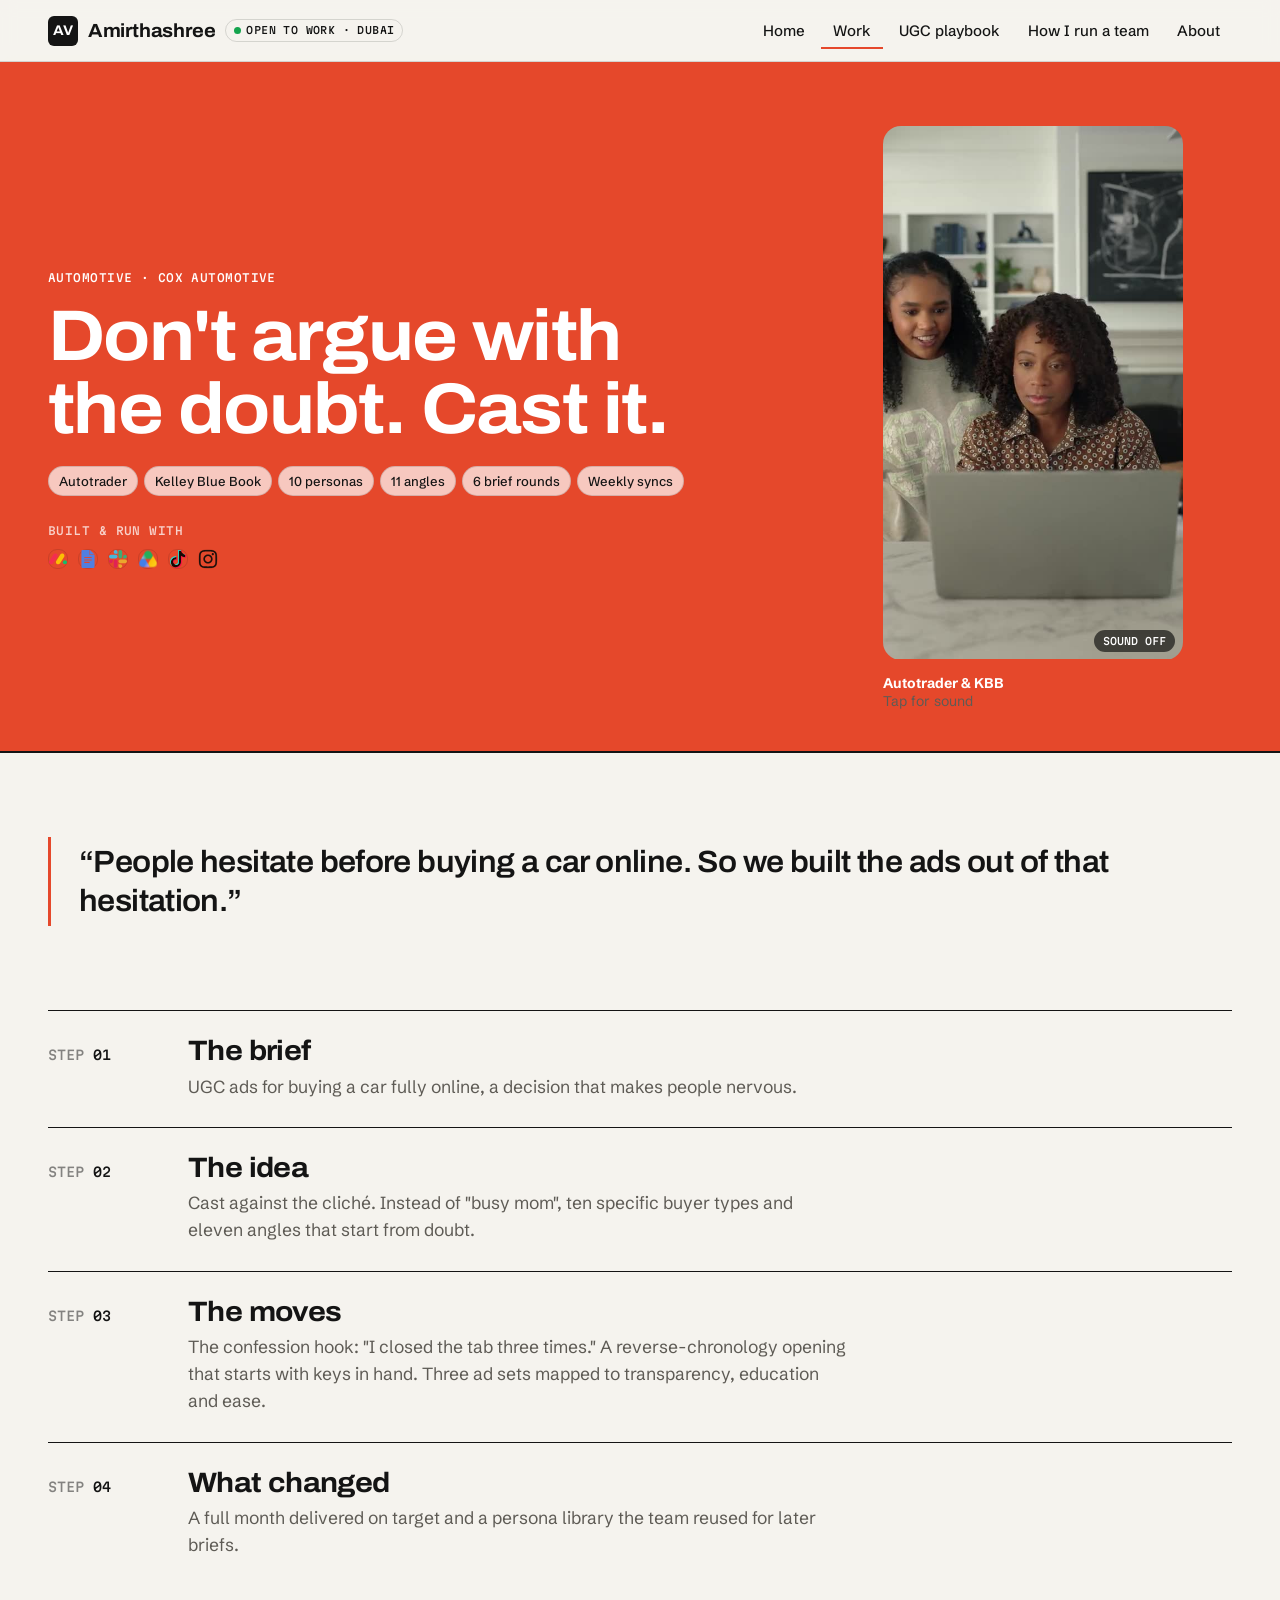
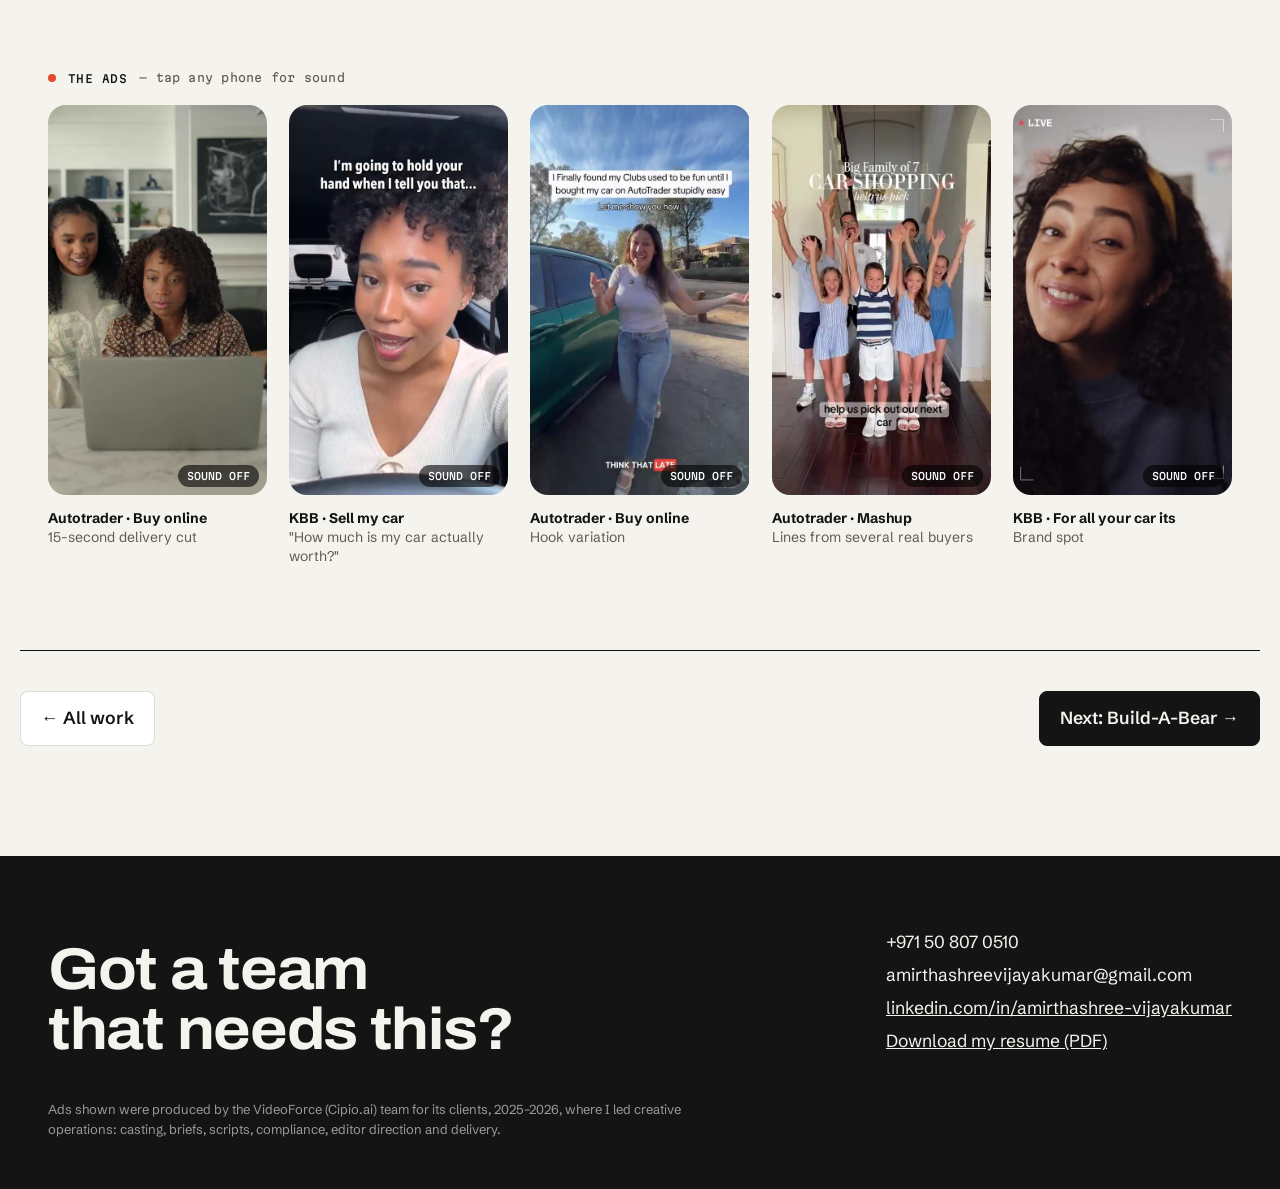
<file: work-autotrader.html>
<!DOCTYPE html>
<html lang="en"><head><meta charset="utf-8"><meta name="viewport" content="width=device-width, initial-scale=1">
<title>Autotrader &amp; KBB · Amirthashree Vijayakumar</title>
<meta name="description" content="Amirthashree Vijayakumar: creative and marketing operations for UGC ads. 40+ campaigns, 11 brands, based in Dubai.">
<link rel="preload" href="fonts/archivo-latin-wdth-normal.woff2" as="font" type="font/woff2" crossorigin><link rel="preload" href="fonts/schibsted-grotesk-latin-wght-normal.woff2" as="font" type="font/woff2" crossorigin><link rel="stylesheet" href="css/site.css?v=b9cdf1f3"></head>
<body>
<header class="nav"><div class="wrap"><a class="logo" href="index.html"><i>AV</i>Amirthashree<em>Open to work · Dubai</em></a><nav aria-label="Main"><a href="index.html">Home</a><a href="work.html" aria-current="page">Work</a><a href="ugc.html">UGC playbook</a><a href="playbook.html">How I run a team</a><a href="about.html">About</a></nav></div></header>
<main>
<div style="background:var(--tomato);color:#fff;border-bottom:2px solid var(--ink)"><div class="wrap chero">
 <div><p class="mono">Automotive · Cox Automotive</p><h1 class="big" style="margin-top:14px">Don&#x27;t argue with the doubt. Cast it.</h1><p style="margin-top:20px"><span class="pill">Autotrader</span><span class="pill">Kelley Blue Book</span><span class="pill">10 personas</span><span class="pill">11 angles</span><span class="pill">6 brief rounds</span><span class="pill">Weekly syncs</span></p><p class="mono" style="margin:18px 0 10px;opacity:.75">Built &amp; run with</p><div class="stack"><span class="ico" title="Monday.com"><svg width="20" height="20" viewBox="0 0 256 156" aria-hidden="true"><path fill="#f62b54" d="M31.846 153.489a31.97 31.97 0 0 1-27.86-16.167a30.91 30.91 0 0 1 .875-31.823l57.373-90.096A31.99 31.99 0 0 1 90.556.015a31.93 31.93 0 0 1 27.41 16.896c5.349 10.113 4.68 22.28-1.725 31.774L58.904 138.78a31.98 31.98 0 0 1-27.058 14.709"/><path fill="#fc0" d="M130.256 153.488c-11.572 0-22.22-6.187-27.812-16.13a30.81 30.81 0 0 1 .875-31.737l57.264-89.89A31.94 31.94 0 0 1 188.93.016c11.669.255 22.244 6.782 27.592 16.993a30.81 30.81 0 0 1-2.066 31.92l-57.252 89.889a31.93 31.93 0 0 1-26.948 14.671"/><ellipse cx="226.466" cy="125.324" fill="#00ca72" rx="29.538" ry="28.918"/></svg></span><span class="ico" title="Google Docs"><svg width="20" height="20" viewBox="0 0 24 24" aria-hidden="true" fill="#4285F4"><path fill="#4285F4" d="M14.727 6.727H14V0H4.91c-.905 0-1.637.732-1.637 1.636v20.728c0 .904.732 1.636 1.636 1.636h14.182c.904 0 1.636-.732 1.636-1.636V6.727zm-.545 10.455H7.09v-1.364h7.09v1.364zm2.727-3.273H7.091v-1.364h9.818zm0-3.273H7.091V9.273h9.818zM14.727 6h6l-6-6z"/></svg></span><span class="ico" title="Slack"><svg width="20" height="20" viewBox="0 0 256 256" aria-hidden="true"><path fill="#e01e5a" d="M53.841 161.32c0 14.832-11.987 26.82-26.819 26.82S.203 176.152.203 161.32c0-14.831 11.987-26.818 26.82-26.818H53.84zm13.41 0c0-14.831 11.987-26.818 26.819-26.818s26.819 11.987 26.819 26.819v67.047c0 14.832-11.987 26.82-26.82 26.82c-14.83 0-26.818-11.988-26.818-26.82z"/><path fill="#36c5f0" d="M94.07 53.638c-14.832 0-26.82-11.987-26.82-26.819S79.239 0 94.07 0s26.819 11.987 26.819 26.819v26.82zm0 13.613c14.832 0 26.819 11.987 26.819 26.819s-11.987 26.819-26.82 26.819H26.82C11.987 120.889 0 108.902 0 94.069c0-14.83 11.987-26.818 26.819-26.818z"/><path fill="#2eb67d" d="M201.55 94.07c0-14.832 11.987-26.82 26.818-26.82s26.82 11.988 26.82 26.82s-11.988 26.819-26.82 26.819H201.55zm-13.41 0c0 14.832-11.988 26.819-26.82 26.819c-14.831 0-26.818-11.987-26.818-26.82V26.82C134.502 11.987 146.489 0 161.32 0s26.819 11.987 26.819 26.819z"/><path fill="#ecb22e" d="M161.32 201.55c14.832 0 26.82 11.987 26.82 26.818s-11.988 26.82-26.82 26.82c-14.831 0-26.818-11.988-26.818-26.82V201.55zm0-13.41c-14.831 0-26.818-11.988-26.818-26.82c0-14.831 11.987-26.818 26.819-26.818h67.25c14.832 0 26.82 11.987 26.82 26.819s-11.988 26.819-26.82 26.819z"/></svg></span><span class="ico" title="Google Drive"><svg width="20" height="20" viewBox="0 0 256 238" aria-hidden="true"><defs><linearGradient id="SVGjzk6ueva" x1="86.924%" x2="7.63%" y1="94.294%" y2="45.952%"><stop offset="9%" stop-color="#ffe921"/><stop offset="100%" stop-color="#fec700"/></linearGradient><linearGradient id="SVGb0f7AcFJ" x1="99.538%" x2="23.437%" y1="93.901%" y2="54.033%"><stop offset="15%" stop-color="#a9a8ff"/><stop offset="33%" stop-color="#6d97ff"/><stop offset="48%" stop-color="#3186ff"/></linearGradient><linearGradient id="SVGxMwz6dYk" x1="87.128%" x2="-.639%" y1="51.518%" y2="93.078%"><stop offset="55%" stop-color="#0ebc5f"/><stop offset="85%" stop-color="#78c9ff"/></linearGradient><path id="SVGAiIt3btS" d="M77.303 29.27c22.531-39.026 78.863-39.027 101.394 0l69.373 120.158c22.531 39.027-5.633 87.81-50.698 87.81H58.628c-45.065 0-73.23-48.783-50.698-87.81z"/></defs><mask id="SVG6FLXsceq" fill="#fff"><use href="#SVGAiIt3btS"/></mask><g mask="url(#SVG6FLXsceq)"><path fill="url(#SVGjzk6ueva)" d="M341.719 295.937H200.166l-29.293-50.735l70.777-122.589z" transform="translate(-42.87 -58.67)"/><path fill="url(#SVGb0f7AcFJ)" d="m0 295.916l100.069-173.325v.003l-29.282 50.723h58.57l70.783 122.596l-200.138.001z" transform="translate(-42.87 -58.67)"/><path fill="url(#SVGxMwz6dYk)" d="m170.881 0l70.781 122.6l-29.286 50.726H70.812z" transform="translate(-42.87 -58.67)"/></g></svg></span><span class="ico" title="TikTok"><svg width="20" height="20" viewBox="0 0 256 290" aria-hidden="true"><path fill="#ff004f" d="M189.72 104.421c18.678 13.345 41.56 21.197 66.273 21.197v-47.53a67 67 0 0 1-13.918-1.456v37.413c-24.711 0-47.59-7.851-66.272-21.195v96.996c0 48.523-39.356 87.855-87.9 87.855c-18.113 0-34.949-5.473-48.934-14.86c15.962 16.313 38.222 26.432 62.848 26.432c48.548 0 87.905-39.332 87.905-87.857v-96.995zm17.17-47.952c-9.546-10.423-15.814-23.893-17.17-38.785v-6.113h-13.189c3.32 18.927 14.644 35.097 30.358 44.898M69.673 225.607a40 40 0 0 1-8.203-24.33c0-22.192 18.001-40.186 40.21-40.186a40.3 40.3 0 0 1 12.197 1.883v-48.593c-4.61-.631-9.262-.9-13.912-.801v37.822a40.3 40.3 0 0 0-12.203-1.882c-22.208 0-40.208 17.992-40.208 40.187c0 15.694 8.997 29.281 22.119 35.9"/><path d="M175.803 92.849c18.683 13.344 41.56 21.195 66.272 21.195V76.631c-13.794-2.937-26.005-10.141-35.186-20.162c-15.715-9.802-27.038-25.972-30.358-44.898h-34.643v189.843c-.079 22.132-18.049 40.052-40.21 40.052c-13.058 0-24.66-6.221-32.007-15.86c-13.12-6.618-22.118-20.206-22.118-35.898c0-22.193 18-40.187 40.208-40.187c4.255 0 8.356.662 12.203 1.882v-37.822c-47.692.985-86.047 39.933-86.047 87.834c0 23.912 9.551 45.589 25.053 61.428c13.985 9.385 30.82 14.86 48.934 14.86c48.545 0 87.9-39.335 87.9-87.857z"/><path fill="#00f2ea" d="M242.075 76.63V66.516a66.3 66.3 0 0 1-35.186-10.047a66.47 66.47 0 0 0 35.186 20.163M176.53 11.57a68 68 0 0 1-.728-5.457V0h-47.834v189.845c-.076 22.13-18.046 40.05-40.208 40.05a40.06 40.06 0 0 1-18.09-4.287c7.347 9.637 18.949 15.857 32.007 15.857c22.16 0 40.132-17.918 40.21-40.05V11.571zM99.966 113.58v-10.769a89 89 0 0 0-12.061-.818C39.355 101.993 0 141.327 0 189.845c0 30.419 15.467 57.227 38.971 72.996c-15.502-15.838-25.053-37.516-25.053-61.427c0-47.9 38.354-86.848 86.048-87.833"/></svg></span><span class="ico" title="Instagram"><svg width="20" height="20" viewBox="0 0 256 256" aria-hidden="true"><path fill="#0a0a08" d="M128 23.064c34.177 0 38.225.13 51.722.745c12.48.57 19.258 2.655 23.769 4.408c5.974 2.322 10.238 5.096 14.717 9.575s7.253 8.743 9.575 14.717c1.753 4.511 3.838 11.289 4.408 23.768c.615 13.498.745 17.546.745 51.723s-.13 38.226-.745 51.723c-.57 12.48-2.655 19.257-4.408 23.768c-2.322 5.974-5.096 10.239-9.575 14.718s-8.743 7.253-14.717 9.574c-4.511 1.753-11.289 3.839-23.769 4.408c-13.495.616-17.543.746-51.722.746s-38.228-.13-51.723-.746c-12.48-.57-19.257-2.655-23.768-4.408c-5.974-2.321-10.239-5.095-14.718-9.574c-4.479-4.48-7.253-8.744-9.574-14.718c-1.753-4.51-3.839-11.288-4.408-23.768c-.616-13.497-.746-17.545-.746-51.723s.13-38.225.746-51.722c.57-12.48 2.655-19.258 4.408-23.769c2.321-5.974 5.095-10.238 9.574-14.717c4.48-4.48 8.744-7.253 14.718-9.575c4.51-1.753 11.288-3.838 23.768-4.408c13.497-.615 17.545-.745 51.723-.745M128 0C93.237 0 88.878.147 75.226.77c-13.625.622-22.93 2.786-31.071 5.95c-8.418 3.271-15.556 7.648-22.672 14.764S9.991 35.738 6.72 44.155C3.555 52.297 1.392 61.602.77 75.226C.147 88.878 0 93.237 0 128s.147 39.122.77 52.774c.622 13.625 2.785 22.93 5.95 31.071c3.27 8.417 7.647 15.556 14.763 22.672s14.254 11.492 22.672 14.763c8.142 3.165 17.446 5.328 31.07 5.95c13.653.623 18.012.77 52.775.77s39.122-.147 52.774-.77c13.624-.622 22.929-2.785 31.07-5.95c8.418-3.27 15.556-7.647 22.672-14.763s11.493-14.254 14.764-22.672c3.164-8.142 5.328-17.446 5.95-31.07c.623-13.653.77-18.012.77-52.775s-.147-39.122-.77-52.774c-.622-13.624-2.786-22.929-5.95-31.07c-3.271-8.418-7.648-15.556-14.764-22.672S220.262 9.99 211.845 6.72c-8.142-3.164-17.447-5.328-31.071-5.95C167.122.147 162.763 0 128 0m0 62.27c-36.302 0-65.73 29.43-65.73 65.73s29.428 65.73 65.73 65.73c36.301 0 65.73-29.428 65.73-65.73c0-36.301-29.429-65.73-65.73-65.73m0 108.397c-23.564 0-42.667-19.103-42.667-42.667S104.436 85.333 128 85.333s42.667 19.103 42.667 42.667s-19.103 42.667-42.667 42.667m83.686-110.994c0 8.484-6.876 15.36-15.36 15.36s-15.36-6.876-15.36-15.36s6.877-15.36 15.36-15.36s15.36 6.877 15.36 15.36"/></svg></span></div></div>
 <div style="max-width:300px;justify-self:center"><figure class="ph tilt-r"><div class="frame"><video muted loop playsinline preload="none" poster="v/autotrader-really.jpg" src="v/autotrader-really.mp4"></video><button class="snd" type="button" tabindex="-1">Sound off</button></div><figcaption><b>Autotrader &amp; KBB</b><span>Tap for sound</span></figcaption></figure></div>
</div></div>
<section><div class="wrap"><p class="quote rv">“People hesitate before buying a car online. So we built the ads out of that hesitation.”</p></div></section>
<section style="padding-top:0"><div class="wrap"><div class="beat rv"><div class="n">01</div><div><h3>The brief</h3><p>UGC ads for buying a car fully online, a decision that makes people nervous.</p></div></div><div class="beat rv"><div class="n">02</div><div><h3>The idea</h3><p>Cast against the cliché. Instead of &quot;busy mom&quot;, ten specific buyer types and eleven angles that start from doubt.</p></div></div><div class="beat rv"><div class="n">03</div><div><h3>The moves</h3><p>The confession hook: &quot;I closed the tab three times.&quot; A reverse-chronology opening that starts with keys in hand. Three ad sets mapped to transparency, education and ease.</p></div></div><div class="beat rv"><div class="n">04</div><div><h3>What changed</h3><p>A full month delivered on target and a persona library the team reused for later briefs.</p></div></div></div></section>
<section style="padding-top:0"><div class="wrap"><div class="kicker"><span class="dot"></span><span class="mono">The ads</span><span class="hand">tap any phone for sound</span></div>
<div class="grid clipgrid" style="--n:5"><figure class="ph tilt-l"><div class="frame"><video muted loop playsinline preload="none" poster="v/autotrader-really.jpg" src="v/autotrader-really.mp4"></video><button class="snd" type="button" tabindex="-1">Sound off</button></div><figcaption><b>Autotrader · Buy online</b><span>15-second delivery cut</span></figcaption></figure><figure class="ph "><div class="frame"><video muted loop playsinline preload="none" poster="v/cox-sellmycar.jpg" src="v/cox-sellmycar.mp4"></video><button class="snd" type="button" tabindex="-1">Sound off</button></div><figcaption><b>KBB · Sell my car</b><span>&quot;How much is my car actually worth?&quot;</span></figcaption></figure><figure class="ph tilt-r"><div class="frame"><video muted loop playsinline preload="none" poster="v/cox-buyonline.jpg" src="v/cox-buyonline.mp4"></video><button class="snd" type="button" tabindex="-1">Sound off</button></div><figcaption><b>Autotrader · Buy online</b><span>Hook variation</span></figcaption></figure><figure class="ph tilt-l"><div class="frame"><video muted loop playsinline preload="none" poster="v/cox-mashup.jpg" src="v/cox-mashup.mp4"></video><button class="snd" type="button" tabindex="-1">Sound off</button></div><figcaption><b>Autotrader · Mashup</b><span>Lines from several real buyers</span></figcaption></figure><figure class="ph "><div class="frame"><video muted loop playsinline preload="none" poster="v/kbb-15.jpg" src="v/kbb-15.mp4"></video><button class="snd" type="button" tabindex="-1">Sound off</button></div><figcaption><b>KBB · For all your car its</b><span>Brand spot</span></figcaption></figure></div></div></section>

<div class="wrap next"><a class="btn ghost" href="work.html">← All work</a><a class="btn" href="work-buildabear.html">Next: Build-A-Bear →</a></div></main>
<footer class="foot"><div class="wrap"><div class="row">
<h2>Got a team<br>that needs this?</h2>
<p>+971 50 807 0510<br>amirthashreevijayakumar@gmail.com<br><a href="https://www.linkedin.com/in/amirthashree-vijayakumar">linkedin.com/in/amirthashree-vijayakumar</a><br><a href="resume.pdf?v=4">Download my resume (PDF)</a></p>
</div><small>Ads shown were produced by the VideoForce (Cipio.ai) team for its clients, 2025–2026, where I led creative operations: casting, briefs, scripts, compliance, editor direction and delivery.</small></div></footer>
<script src="js/site.js?v=7304e873"></script></body></html>
</file>
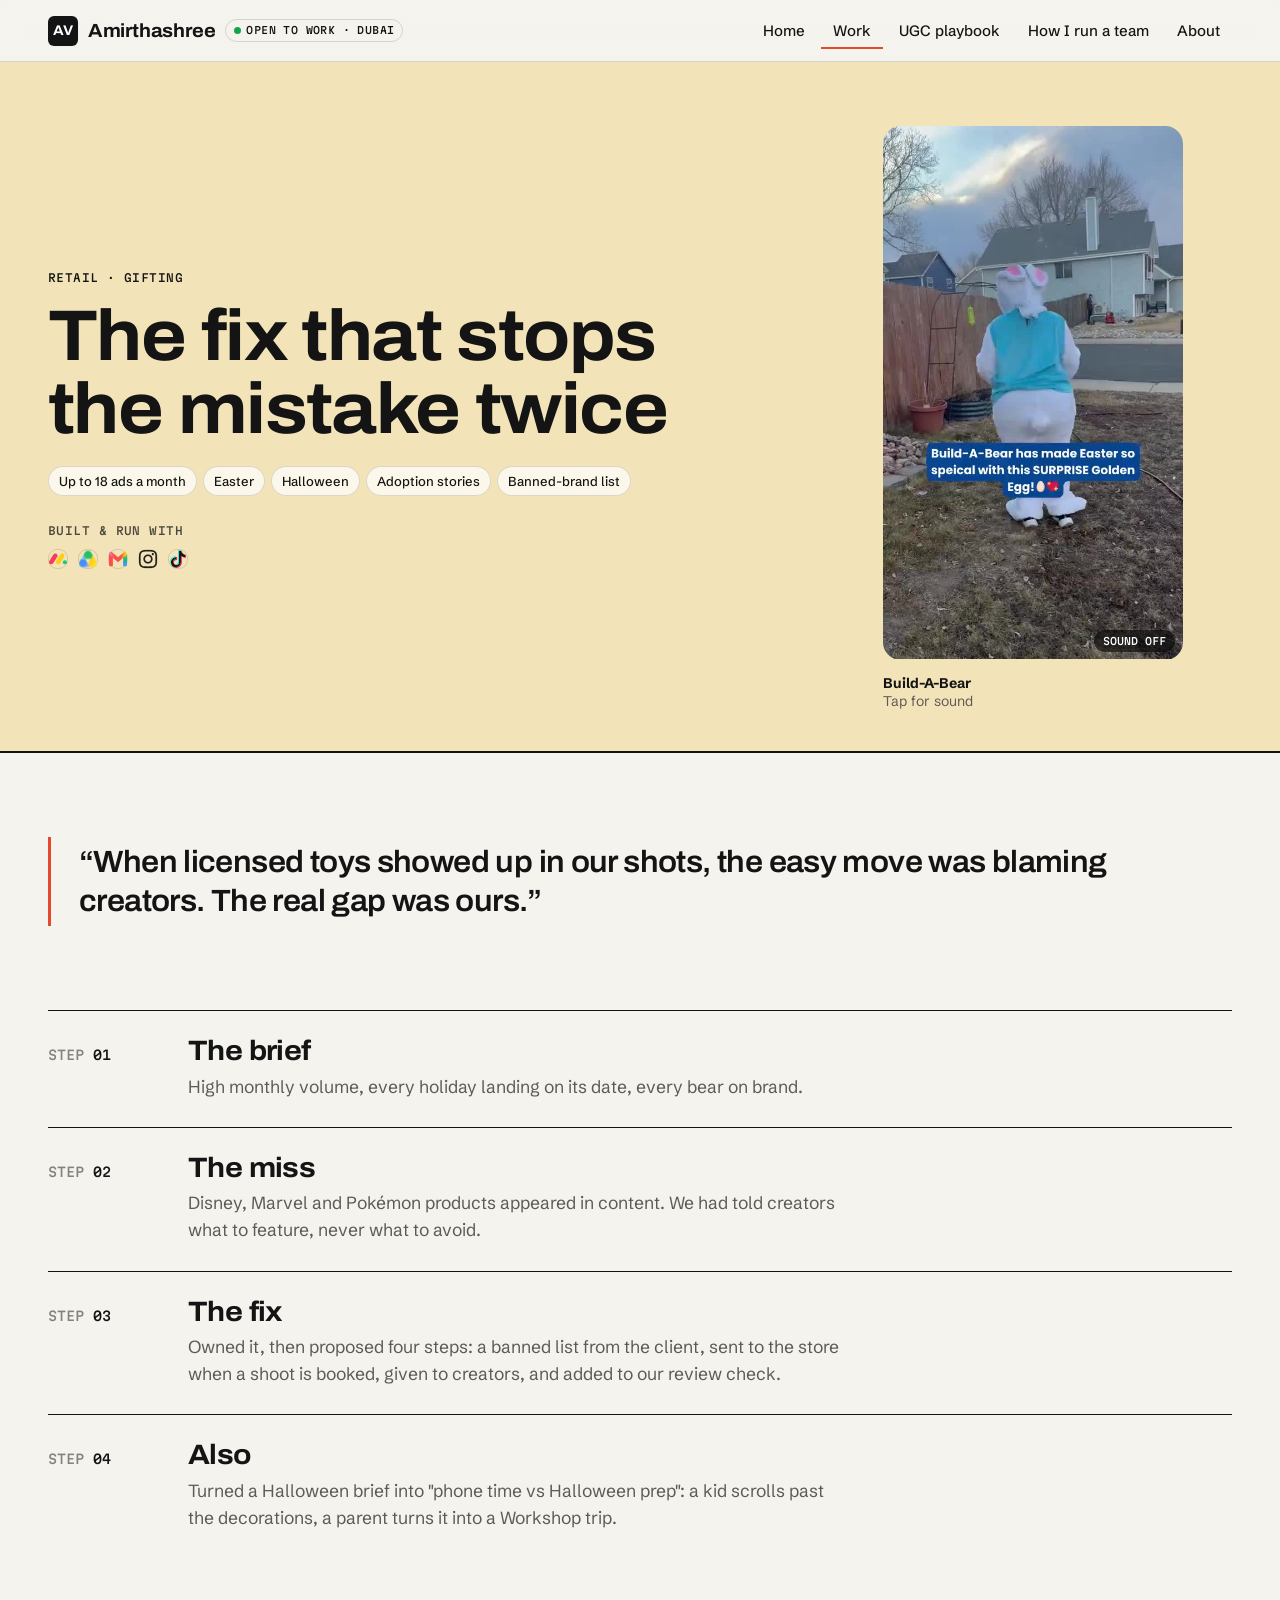
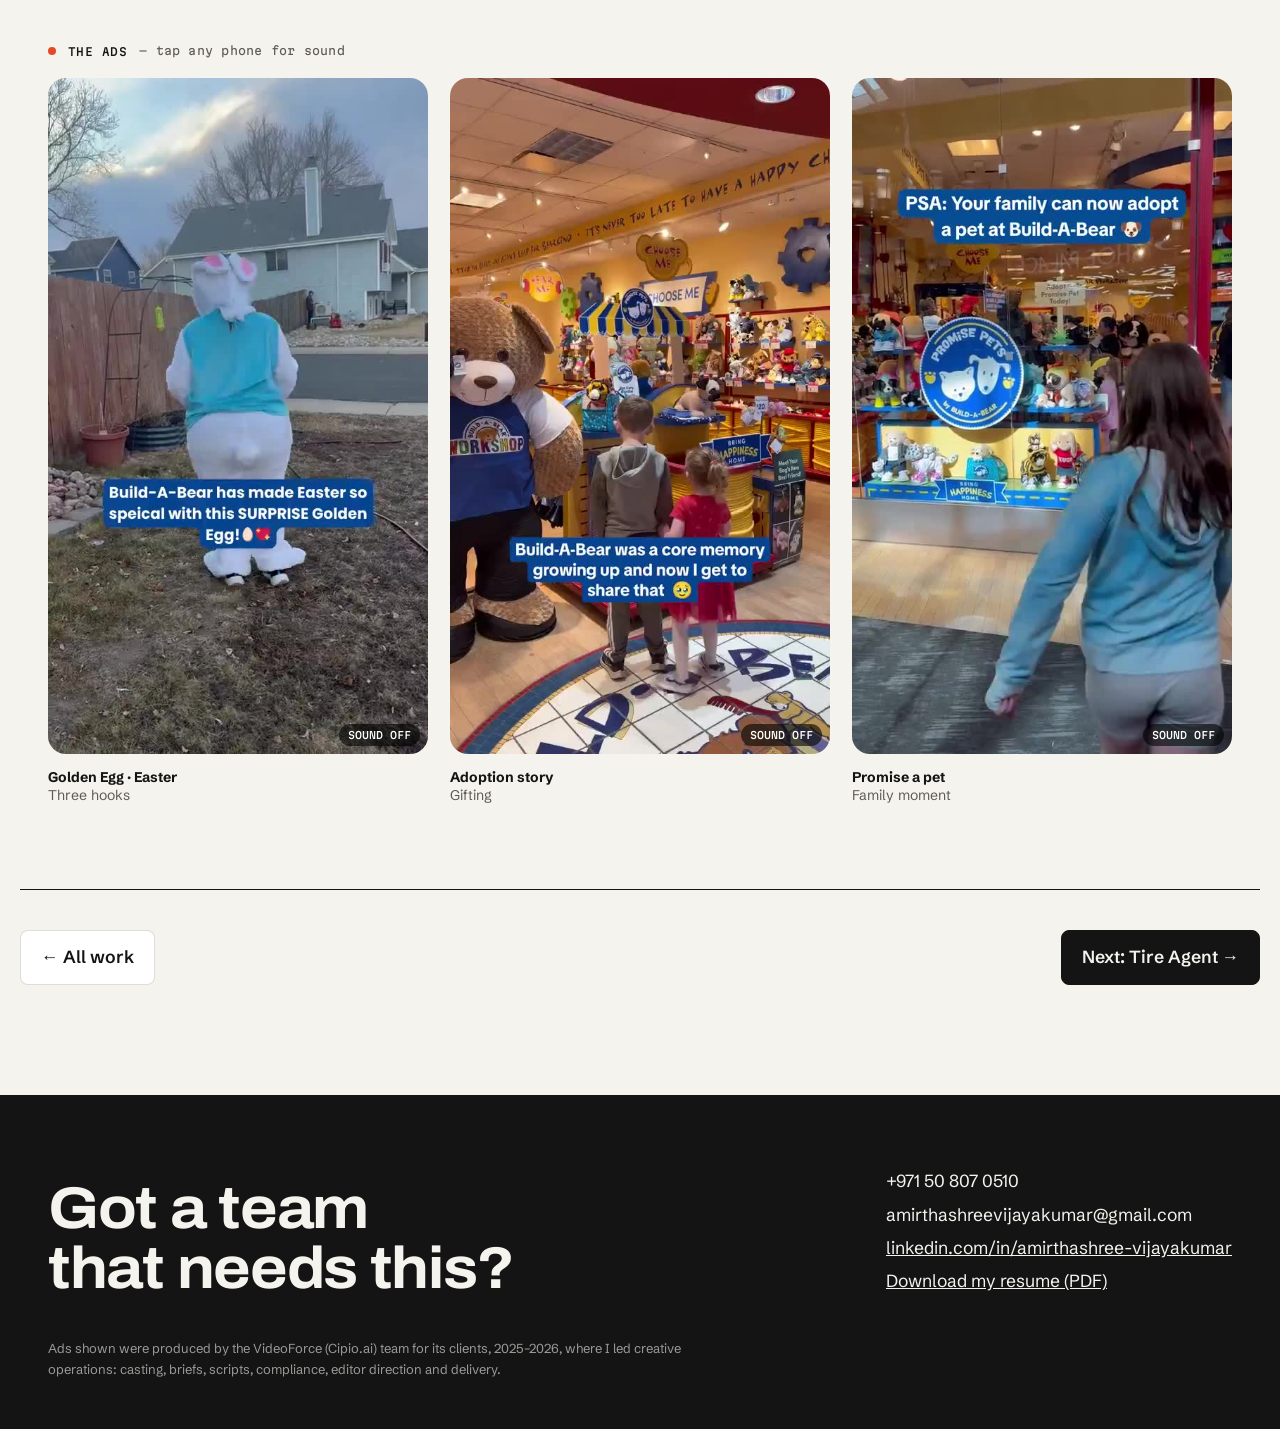
<file: work-buildabear.html>
<!DOCTYPE html>
<html lang="en"><head><meta charset="utf-8"><meta name="viewport" content="width=device-width, initial-scale=1">
<title>Build-A-Bear · Amirthashree Vijayakumar</title>
<meta name="description" content="Amirthashree Vijayakumar: creative and marketing operations for UGC ads. 40+ campaigns, 11 brands, based in Dubai.">
<link rel="preload" href="fonts/archivo-latin-wdth-normal.woff2" as="font" type="font/woff2" crossorigin><link rel="preload" href="fonts/schibsted-grotesk-latin-wght-normal.woff2" as="font" type="font/woff2" crossorigin><link rel="stylesheet" href="css/site.css?v=b9cdf1f3"></head>
<body>
<header class="nav"><div class="wrap"><a class="logo" href="index.html"><i>AV</i>Amirthashree<em>Open to work · Dubai</em></a><nav aria-label="Main"><a href="index.html">Home</a><a href="work.html" aria-current="page">Work</a><a href="ugc.html">UGC playbook</a><a href="playbook.html">How I run a team</a><a href="about.html">About</a></nav></div></header>
<main>
<div style="background:var(--sun);color:var(--ink);border-bottom:2px solid var(--ink)"><div class="wrap chero">
 <div><p class="mono">Retail · Gifting</p><h1 class="big" style="margin-top:14px">The fix that stops the mistake twice</h1><p style="margin-top:20px"><span class="pill">Up to 18 ads a month</span><span class="pill">Easter</span><span class="pill">Halloween</span><span class="pill">Adoption stories</span><span class="pill">Banned-brand list</span></p><p class="mono" style="margin:18px 0 10px;opacity:.75">Built &amp; run with</p><div class="stack"><span class="ico" title="Monday.com"><svg width="20" height="20" viewBox="0 0 256 156" aria-hidden="true"><path fill="#f62b54" d="M31.846 153.489a31.97 31.97 0 0 1-27.86-16.167a30.91 30.91 0 0 1 .875-31.823l57.373-90.096A31.99 31.99 0 0 1 90.556.015a31.93 31.93 0 0 1 27.41 16.896c5.349 10.113 4.68 22.28-1.725 31.774L58.904 138.78a31.98 31.98 0 0 1-27.058 14.709"/><path fill="#fc0" d="M130.256 153.488c-11.572 0-22.22-6.187-27.812-16.13a30.81 30.81 0 0 1 .875-31.737l57.264-89.89A31.94 31.94 0 0 1 188.93.016c11.669.255 22.244 6.782 27.592 16.993a30.81 30.81 0 0 1-2.066 31.92l-57.252 89.889a31.93 31.93 0 0 1-26.948 14.671"/><ellipse cx="226.466" cy="125.324" fill="#00ca72" rx="29.538" ry="28.918"/></svg></span><span class="ico" title="Google Drive"><svg width="20" height="20" viewBox="0 0 256 238" aria-hidden="true"><defs><linearGradient id="SVGjzk6ueva" x1="86.924%" x2="7.63%" y1="94.294%" y2="45.952%"><stop offset="9%" stop-color="#ffe921"/><stop offset="100%" stop-color="#fec700"/></linearGradient><linearGradient id="SVGb0f7AcFJ" x1="99.538%" x2="23.437%" y1="93.901%" y2="54.033%"><stop offset="15%" stop-color="#a9a8ff"/><stop offset="33%" stop-color="#6d97ff"/><stop offset="48%" stop-color="#3186ff"/></linearGradient><linearGradient id="SVGxMwz6dYk" x1="87.128%" x2="-.639%" y1="51.518%" y2="93.078%"><stop offset="55%" stop-color="#0ebc5f"/><stop offset="85%" stop-color="#78c9ff"/></linearGradient><path id="SVGAiIt3btS" d="M77.303 29.27c22.531-39.026 78.863-39.027 101.394 0l69.373 120.158c22.531 39.027-5.633 87.81-50.698 87.81H58.628c-45.065 0-73.23-48.783-50.698-87.81z"/></defs><mask id="SVG6FLXsceq" fill="#fff"><use href="#SVGAiIt3btS"/></mask><g mask="url(#SVG6FLXsceq)"><path fill="url(#SVGjzk6ueva)" d="M341.719 295.937H200.166l-29.293-50.735l70.777-122.589z" transform="translate(-42.87 -58.67)"/><path fill="url(#SVGb0f7AcFJ)" d="m0 295.916l100.069-173.325v.003l-29.282 50.723h58.57l70.783 122.596l-200.138.001z" transform="translate(-42.87 -58.67)"/><path fill="url(#SVGxMwz6dYk)" d="m170.881 0l70.781 122.6l-29.286 50.726H70.812z" transform="translate(-42.87 -58.67)"/></g></svg></span><span class="ico" title="Gmail"><svg width="20" height="20" viewBox="0 0 256 204" aria-hidden="true"><defs><linearGradient id="SVGHzDbHcwG" x1="165" x2="165" y1="44" y2="166" gradientUnits="userSpaceOnUse"><stop stop-color="#60d673"/><stop offset=".17" stop-color="#42c868"/><stop offset=".39" stop-color="#0ebc5f"/><stop offset=".62" stop-color="#00a9bb"/><stop offset=".86" stop-color="#3c90ff"/><stop offset="1" stop-color="#3186ff"/></linearGradient><linearGradient id="SVG41ATXboZ" x1="8" x2="184" y1="46.13" y2="46.13" gradientUnits="userSpaceOnUse"><stop offset=".08" stop-color="#ff63a0"/><stop offset=".3" stop-color="#fc413d"/><stop offset=".5" stop-color="#fc413d"/><stop offset=".65" stop-color="#fc413d"/><stop offset=".72" stop-color="#fc5c30"/><stop offset=".86" stop-color="#feb10c"/><stop offset=".91" stop-color="#fec700"/><stop offset=".96" stop-color="#ffdb0f"/></linearGradient></defs><path fill="url(#SVGHzDbHcwG)" d="M146 44h38v110c0 6.627-5.373 12-12 12h-20a6 6 0 0 1-6-6z" transform="translate(-11.636 -37.818)scale(1.45454)"/><path fill="#fc413d" d="M55.273 26.182H0v160c0 9.638 7.816 17.454 17.455 17.454h29.09a8.727 8.727 0 0 0 8.728-8.728z"/><path fill="url(#SVG41ATXboZ)" d="M39.226 30.456c-8.033-6.752-20.018-5.714-26.77 2.319c-6.752 8.032-5.714 20.017 2.319 26.77l76.078 63.949a8 8 0 0 0 10.295 0l76.078-63.95c8.032-6.752 9.07-18.737 2.318-26.77c-6.752-8.032-18.737-9.07-26.769-2.318L96 78.18z" transform="translate(-11.636 -37.818)scale(1.45454)"/></svg></span><span class="ico" title="Instagram"><svg width="20" height="20" viewBox="0 0 256 256" aria-hidden="true"><path fill="#0a0a08" d="M128 23.064c34.177 0 38.225.13 51.722.745c12.48.57 19.258 2.655 23.769 4.408c5.974 2.322 10.238 5.096 14.717 9.575s7.253 8.743 9.575 14.717c1.753 4.511 3.838 11.289 4.408 23.768c.615 13.498.745 17.546.745 51.723s-.13 38.226-.745 51.723c-.57 12.48-2.655 19.257-4.408 23.768c-2.322 5.974-5.096 10.239-9.575 14.718s-8.743 7.253-14.717 9.574c-4.511 1.753-11.289 3.839-23.769 4.408c-13.495.616-17.543.746-51.722.746s-38.228-.13-51.723-.746c-12.48-.57-19.257-2.655-23.768-4.408c-5.974-2.321-10.239-5.095-14.718-9.574c-4.479-4.48-7.253-8.744-9.574-14.718c-1.753-4.51-3.839-11.288-4.408-23.768c-.616-13.497-.746-17.545-.746-51.723s.13-38.225.746-51.722c.57-12.48 2.655-19.258 4.408-23.769c2.321-5.974 5.095-10.238 9.574-14.717c4.48-4.48 8.744-7.253 14.718-9.575c4.51-1.753 11.288-3.838 23.768-4.408c13.497-.615 17.545-.745 51.723-.745M128 0C93.237 0 88.878.147 75.226.77c-13.625.622-22.93 2.786-31.071 5.95c-8.418 3.271-15.556 7.648-22.672 14.764S9.991 35.738 6.72 44.155C3.555 52.297 1.392 61.602.77 75.226C.147 88.878 0 93.237 0 128s.147 39.122.77 52.774c.622 13.625 2.785 22.93 5.95 31.071c3.27 8.417 7.647 15.556 14.763 22.672s14.254 11.492 22.672 14.763c8.142 3.165 17.446 5.328 31.07 5.95c13.653.623 18.012.77 52.775.77s39.122-.147 52.774-.77c13.624-.622 22.929-2.785 31.07-5.95c8.418-3.27 15.556-7.647 22.672-14.763s11.493-14.254 14.764-22.672c3.164-8.142 5.328-17.446 5.95-31.07c.623-13.653.77-18.012.77-52.775s-.147-39.122-.77-52.774c-.622-13.624-2.786-22.929-5.95-31.07c-3.271-8.418-7.648-15.556-14.764-22.672S220.262 9.99 211.845 6.72c-8.142-3.164-17.447-5.328-31.071-5.95C167.122.147 162.763 0 128 0m0 62.27c-36.302 0-65.73 29.43-65.73 65.73s29.428 65.73 65.73 65.73c36.301 0 65.73-29.428 65.73-65.73c0-36.301-29.429-65.73-65.73-65.73m0 108.397c-23.564 0-42.667-19.103-42.667-42.667S104.436 85.333 128 85.333s42.667 19.103 42.667 42.667s-19.103 42.667-42.667 42.667m83.686-110.994c0 8.484-6.876 15.36-15.36 15.36s-15.36-6.876-15.36-15.36s6.877-15.36 15.36-15.36s15.36 6.877 15.36 15.36"/></svg></span><span class="ico" title="TikTok"><svg width="20" height="20" viewBox="0 0 256 290" aria-hidden="true"><path fill="#ff004f" d="M189.72 104.421c18.678 13.345 41.56 21.197 66.273 21.197v-47.53a67 67 0 0 1-13.918-1.456v37.413c-24.711 0-47.59-7.851-66.272-21.195v96.996c0 48.523-39.356 87.855-87.9 87.855c-18.113 0-34.949-5.473-48.934-14.86c15.962 16.313 38.222 26.432 62.848 26.432c48.548 0 87.905-39.332 87.905-87.857v-96.995zm17.17-47.952c-9.546-10.423-15.814-23.893-17.17-38.785v-6.113h-13.189c3.32 18.927 14.644 35.097 30.358 44.898M69.673 225.607a40 40 0 0 1-8.203-24.33c0-22.192 18.001-40.186 40.21-40.186a40.3 40.3 0 0 1 12.197 1.883v-48.593c-4.61-.631-9.262-.9-13.912-.801v37.822a40.3 40.3 0 0 0-12.203-1.882c-22.208 0-40.208 17.992-40.208 40.187c0 15.694 8.997 29.281 22.119 35.9"/><path d="M175.803 92.849c18.683 13.344 41.56 21.195 66.272 21.195V76.631c-13.794-2.937-26.005-10.141-35.186-20.162c-15.715-9.802-27.038-25.972-30.358-44.898h-34.643v189.843c-.079 22.132-18.049 40.052-40.21 40.052c-13.058 0-24.66-6.221-32.007-15.86c-13.12-6.618-22.118-20.206-22.118-35.898c0-22.193 18-40.187 40.208-40.187c4.255 0 8.356.662 12.203 1.882v-37.822c-47.692.985-86.047 39.933-86.047 87.834c0 23.912 9.551 45.589 25.053 61.428c13.985 9.385 30.82 14.86 48.934 14.86c48.545 0 87.9-39.335 87.9-87.857z"/><path fill="#00f2ea" d="M242.075 76.63V66.516a66.3 66.3 0 0 1-35.186-10.047a66.47 66.47 0 0 0 35.186 20.163M176.53 11.57a68 68 0 0 1-.728-5.457V0h-47.834v189.845c-.076 22.13-18.046 40.05-40.208 40.05a40.06 40.06 0 0 1-18.09-4.287c7.347 9.637 18.949 15.857 32.007 15.857c22.16 0 40.132-17.918 40.21-40.05V11.571zM99.966 113.58v-10.769a89 89 0 0 0-12.061-.818C39.355 101.993 0 141.327 0 189.845c0 30.419 15.467 57.227 38.971 72.996c-15.502-15.838-25.053-37.516-25.053-61.427c0-47.9 38.354-86.848 86.048-87.833"/></svg></span></div></div>
 <div style="max-width:300px;justify-self:center"><figure class="ph tilt-r"><div class="frame"><video muted loop playsinline preload="none" poster="v/bab-goldenegg.jpg" src="v/bab-goldenegg.mp4"></video><button class="snd" type="button" tabindex="-1">Sound off</button></div><figcaption><b>Build-A-Bear</b><span>Tap for sound</span></figcaption></figure></div>
</div></div>
<section><div class="wrap"><p class="quote rv">“When licensed toys showed up in our shots, the easy move was blaming creators. The real gap was ours.”</p></div></section>
<section style="padding-top:0"><div class="wrap"><div class="beat rv"><div class="n">01</div><div><h3>The brief</h3><p>High monthly volume, every holiday landing on its date, every bear on brand.</p></div></div><div class="beat rv"><div class="n">02</div><div><h3>The miss</h3><p>Disney, Marvel and Pokémon products appeared in content. We had told creators what to feature, never what to avoid.</p></div></div><div class="beat rv"><div class="n">03</div><div><h3>The fix</h3><p>Owned it, then proposed four steps: a banned list from the client, sent to the store when a shoot is booked, given to creators, and added to our review check.</p></div></div><div class="beat rv"><div class="n">04</div><div><h3>Also</h3><p>Turned a Halloween brief into &quot;phone time vs Halloween prep&quot;: a kid scrolls past the decorations, a parent turns it into a Workshop trip.</p></div></div></div></section>
<section style="padding-top:0"><div class="wrap"><div class="kicker"><span class="dot"></span><span class="mono">The ads</span><span class="hand">tap any phone for sound</span></div>
<div class="grid clipgrid" style="--n:3"><figure class="ph tilt-l"><div class="frame"><video muted loop playsinline preload="none" poster="v/bab-goldenegg.jpg" src="v/bab-goldenegg.mp4"></video><button class="snd" type="button" tabindex="-1">Sound off</button></div><figcaption><b>Golden Egg · Easter</b><span>Three hooks</span></figcaption></figure><figure class="ph "><div class="frame"><video muted loop playsinline preload="none" poster="v/bab-adoption.jpg" src="v/bab-adoption.mp4"></video><button class="snd" type="button" tabindex="-1">Sound off</button></div><figcaption><b>Adoption story</b><span>Gifting</span></figcaption></figure><figure class="ph tilt-r"><div class="frame"><video muted loop playsinline preload="none" poster="v/bab-promisepet.jpg" src="v/bab-promisepet.mp4"></video><button class="snd" type="button" tabindex="-1">Sound off</button></div><figcaption><b>Promise a pet</b><span>Family moment</span></figcaption></figure></div></div></section>

<div class="wrap next"><a class="btn ghost" href="work.html">← All work</a><a class="btn" href="work-tireagent.html">Next: Tire Agent →</a></div></main>
<footer class="foot"><div class="wrap"><div class="row">
<h2>Got a team<br>that needs this?</h2>
<p>+971 50 807 0510<br>amirthashreevijayakumar@gmail.com<br><a href="https://www.linkedin.com/in/amirthashree-vijayakumar">linkedin.com/in/amirthashree-vijayakumar</a><br><a href="resume.pdf?v=4">Download my resume (PDF)</a></p>
</div><small>Ads shown were produced by the VideoForce (Cipio.ai) team for its clients, 2025–2026, where I led creative operations: casting, briefs, scripts, compliance, editor direction and delivery.</small></div></footer>
<script src="js/site.js?v=7304e873"></script></body></html>
</file>
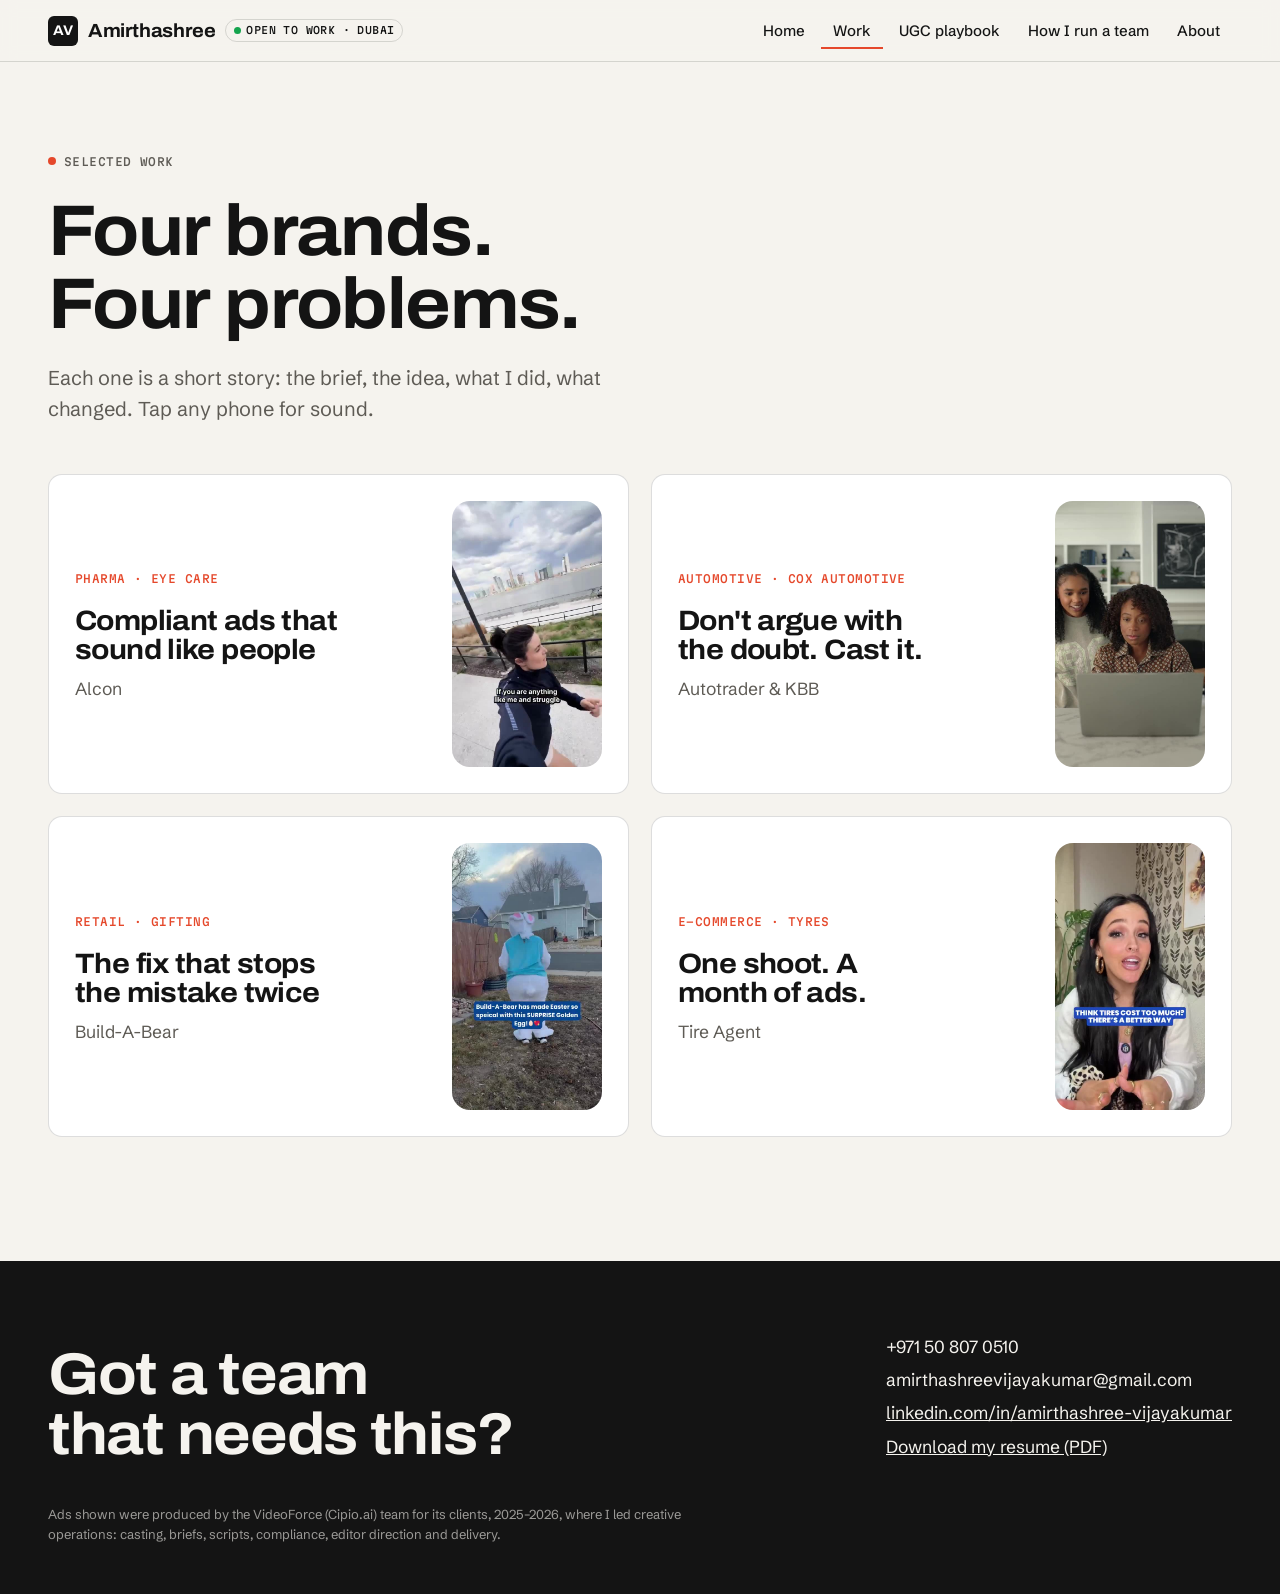
<file: work.html>
<!DOCTYPE html>
<html lang="en"><head><meta charset="utf-8"><meta name="viewport" content="width=device-width, initial-scale=1">
<title>Work · Amirthashree Vijayakumar</title>
<meta name="description" content="Amirthashree Vijayakumar: creative and marketing operations for UGC ads. 40+ campaigns, 11 brands, based in Dubai.">
<link rel="preload" href="fonts/archivo-latin-wdth-normal.woff2" as="font" type="font/woff2" crossorigin><link rel="preload" href="fonts/schibsted-grotesk-latin-wght-normal.woff2" as="font" type="font/woff2" crossorigin><link rel="stylesheet" href="css/site.css?v=b9cdf1f3"></head>
<body>
<header class="nav"><div class="wrap"><a class="logo" href="index.html"><i>AV</i>Amirthashree<em>Open to work · Dubai</em></a><nav aria-label="Main"><a href="index.html">Home</a><a href="work.html" aria-current="page">Work</a><a href="ugc.html">UGC playbook</a><a href="playbook.html">How I run a team</a><a href="about.html">About</a></nav></div></header>
<main>
<section style="padding-bottom:30px"><div class="wrap"><span class="sticker" style="background:var(--mint)">Selected work</span><h1 class="big" style="margin-top:22px">Four brands.<br>Four problems.</h1><p class="lede">Each one is a short story: the brief, the idea, what I did, what changed. Tap any phone for sound.</p></div></section>
<section style="padding-top:20px"><div class="wrap grid g2"><a class="tile rv" href="work-alcon.html" style="background:var(--cobalt);color:#fff;display:grid;grid-template-columns:1fr 150px;gap:20px;align-items:center"><div><span class="mono">Pharma · Eye care</span><h3>Compliant ads that sound like people</h3><p>Alcon</p></div><div class="ph tilt-r"><div class="frame" style="box-shadow:none"><video muted loop playsinline preload="none" poster="v/pataday-onedrop.jpg" src="v/pataday-onedrop.mp4"></video></div></div></a><a class="tile rv" href="work-autotrader.html" style="background:var(--tomato);color:#fff;display:grid;grid-template-columns:1fr 150px;gap:20px;align-items:center"><div><span class="mono">Automotive · Cox Automotive</span><h3>Don&#x27;t argue with the doubt. Cast it.</h3><p>Autotrader &amp; KBB</p></div><div class="ph tilt-r"><div class="frame" style="box-shadow:none"><video muted loop playsinline preload="none" poster="v/autotrader-really.jpg" src="v/autotrader-really.mp4"></video></div></div></a><a class="tile rv" href="work-buildabear.html" style="background:var(--sun);color:var(--ink);display:grid;grid-template-columns:1fr 150px;gap:20px;align-items:center"><div><span class="mono">Retail · Gifting</span><h3>The fix that stops the mistake twice</h3><p>Build-A-Bear</p></div><div class="ph tilt-r"><div class="frame" style="box-shadow:none"><video muted loop playsinline preload="none" poster="v/bab-goldenegg.jpg" src="v/bab-goldenegg.mp4"></video></div></div></a><a class="tile rv" href="work-tireagent.html" style="background:var(--mint);color:var(--ink);display:grid;grid-template-columns:1fr 150px;gap:20px;align-items:center"><div><span class="mono">E-commerce · Tyres</span><h3>One shoot. A month of ads.</h3><p>Tire Agent</p></div><div class="ph tilt-r"><div class="frame" style="box-shadow:none"><video muted loop playsinline preload="none" poster="v/tireagent-womans.jpg" src="v/tireagent-womans.mp4"></video></div></div></a></div></section></main>
<footer class="foot"><div class="wrap"><div class="row">
<h2>Got a team<br>that needs this?</h2>
<p>+971 50 807 0510<br>amirthashreevijayakumar@gmail.com<br><a href="https://www.linkedin.com/in/amirthashree-vijayakumar">linkedin.com/in/amirthashree-vijayakumar</a><br><a href="resume.pdf?v=4">Download my resume (PDF)</a></p>
</div><small>Ads shown were produced by the VideoForce (Cipio.ai) team for its clients, 2025–2026, where I led creative operations: casting, briefs, scripts, compliance, editor direction and delivery.</small></div></footer>
<script src="js/site.js?v=7304e873"></script></body></html>
</file>
<file: css/site.css>
/* Theme: "Creative Ops OS" — the portfolio as a live workflow canvas.
   Dot-grid canvas (automation tools), status chips (project boards), node cards with ports (agents/flows),
   loud colour blocks (marketing). Type: Archivo Expanded for headlines, Schibsted Grotesk for reading, Martian Mono for system labels. */
@font-face{font-family:"Archivo";src:url(../fonts/archivo-latin-wdth-normal.woff2) format("woff2");font-weight:100 900;font-stretch:62% 125%;font-display:swap}
@font-face{font-family:"Schibsted Grotesk";src:url(../fonts/schibsted-grotesk-latin-wght-normal.woff2) format("woff2");font-weight:400 900;font-display:swap}
@font-face{font-family:"Schibsted Grotesk";src:url(../fonts/schibsted-grotesk-latin-wght-italic.woff2) format("woff2");font-weight:400 900;font-style:italic;font-display:swap}
@font-face{font-family:"Martian Mono";src:url(../fonts/martian-mono-latin-400-normal.woff2) format("woff2");font-weight:400;font-display:swap}
@font-face{font-family:"Martian Mono";src:url(../fonts/martian-mono-latin-500-normal.woff2) format("woff2");font-weight:500;font-display:swap}
:root{
  --bg:#F5F3EE; --ink:#141414; --soft:#5E5B55; --card:#FFFFFF; --line:#121212;
  --tomato:#E5482B; --cobalt:#2F45D8; --sun:#F2E3B8; --pink:#F2D9E2; --mint:#D3E8DE; --lime:#E3EE9E; --lilac:#DDD8F5; --hair:rgba(17,17,17,.14);
  --display:"Archivo","Arial Black",Arial,sans-serif;
  --body:"Schibsted Grotesk","Helvetica Neue",Arial,sans-serif;
  --mono:"Martian Mono",ui-monospace,Menlo,monospace;
  color-scheme:light;
}
*{box-sizing:border-box;margin:0;padding:0}
[hidden]{display:none!important}
html{scroll-behavior:smooth}
body{background:var(--bg);color:var(--ink);font-family:var(--body);font-size:17.5px;line-height:1.55;-webkit-font-smoothing:antialiased;overflow-x:hidden}
a{color:inherit}
img,video{max-width:100%;display:block}
.wrap{max-width:1240px;margin:0 auto;padding:0 28px}
.mono{font-family:var(--mono);font-size:11px;font-weight:500;letter-spacing:.04em;text-transform:uppercase}
.hand{font-family:var(--mono);font-size:11.5px;letter-spacing:.02em;color:var(--tomato)}
.hand::before{content:"↳ "}
h1,h2,h3{font-family:var(--display);font-weight:700;font-stretch:108%;letter-spacing:-.022em;line-height:1.02;text-wrap:balance}
:focus-visible{outline:3px solid var(--cobalt);outline-offset:3px}

/* nav */
.nav{position:sticky;top:0;z-index:20;background:color-mix(in srgb,var(--bg) 90%,transparent);backdrop-filter:blur(8px);border-bottom:2px solid var(--ink)}
.nav .wrap{display:flex;justify-content:space-between;align-items:center;gap:16px;padding-top:12px;padding-bottom:12px;flex-wrap:wrap}
.logo{font-family:var(--display);font-stretch:118%;font-weight:800;font-size:19px;text-decoration:none;display:flex;align-items:center;gap:10px;letter-spacing:-.02em}
.logo i{width:30px;height:30px;border-radius:8px;background:var(--ink);display:inline-grid;place-items:center;color:var(--lime);font-style:normal;font-size:14px}
.logo em{font-style:normal;font-family:var(--mono);font-weight:500;font-size:10px;letter-spacing:.04em;text-transform:uppercase;background:var(--lime);border:1.5px solid var(--ink);border-radius:999px;padding:3px 8px 3px 20px;position:relative}
.logo em::before{content:"";position:absolute;left:8px;top:50%;width:7px;height:7px;margin-top:-3.5px;border-radius:50%;background:#14A44D;animation:blink 1.6s infinite}
@keyframes blink{50%{opacity:.25}}
.nav nav{display:flex;gap:4px;flex-wrap:wrap}
.nav nav a{text-decoration:none;font-weight:600;font-size:15px;padding:7px 12px;border-radius:8px;border:2px solid transparent}
.nav nav a:hover,.nav nav a[aria-current="page"]{border-color:var(--ink);background:var(--card)}
.nav nav a[aria-current="page"]{background:var(--ink);color:var(--bg)}

/* buttons, labels */
.btn{display:inline-flex;align-items:center;gap:10px;font-weight:700;text-decoration:none;background:var(--ink);color:var(--bg);padding:14px 22px;border-radius:10px;border:2px solid var(--ink);box-shadow:4px 4px 0 var(--tomato);transition:transform .15s,box-shadow .15s}
.btn:hover{transform:translate(-2px,-2px);box-shadow:6px 6px 0 var(--tomato)}
.btn.ghost{background:var(--card);color:var(--ink);box-shadow:4px 4px 0 var(--ink)}
.sticker{display:inline-flex;align-items:center;gap:8px;font-family:var(--mono);font-weight:500;text-transform:uppercase;letter-spacing:.04em;font-size:11.5px;padding:7px 12px;border:2px solid var(--ink);border-radius:6px;background:var(--sun);transform:rotate(-2deg)}
.sticker::before{content:"";width:8px;height:8px;border-radius:50%;background:var(--ink)}
.badge{position:absolute;width:132px;height:132px;border-radius:50%;background:var(--lime);border:2px solid var(--ink);display:grid;place-items:center;text-align:center;font-family:var(--display);font-stretch:110%;font-weight:800;font-size:14px;line-height:1.05;padding:18px;animation:spin 18s linear infinite}
@keyframes spin{to{transform:rotate(360deg)}}
.chip{display:inline-flex;align-items:center;gap:6px;font-family:var(--mono);font-size:10.5px;font-weight:500;text-transform:uppercase;letter-spacing:.03em;padding:5px 9px;border-radius:5px;border:1.5px solid var(--ink);background:var(--card);white-space:nowrap}
.chip.ok{background:#3DDC84}.chip.wip{background:var(--sun)}.chip.rev{background:var(--lilac)}.chip.stop{background:var(--tomato);color:#fff}

/* logos */
.ico{display:inline-grid;place-items:center;width:30px;height:30px;flex:none}
.ico svg{width:100%;height:100%}
.stack{display:flex;flex-wrap:wrap;gap:8px;align-items:center}
.stack .ico{width:34px;height:34px;padding:6px;background:var(--card);border:1.5px solid var(--ink);border-radius:9px}
.tools{display:grid;grid-template-columns:repeat(auto-fill,minmax(150px,1fr));gap:12px}
.tool{display:flex;align-items:center;gap:10px;background:var(--card);border:2px solid var(--ink);border-radius:12px;padding:10px 12px;font-weight:600;font-size:15px;line-height:1.15;box-shadow:3px 3px 0 var(--ink);transition:transform .15s}
.tool:hover{transform:translateY(-3px) rotate(-1deg)}
.tool .ico{width:28px;height:28px}
.logowall{overflow:hidden;border-top:2px solid var(--ink);border-bottom:2px solid var(--ink);background:var(--card)}
.logowall .track{display:flex;gap:34px;width:max-content;animation:slide 40s linear infinite;padding:16px 0;align-items:center}
.logowall .track span{display:flex;align-items:center;gap:10px;font-weight:700;white-space:nowrap}
.logowall .ico{width:30px;height:30px}

/* marquee */
.marquee{overflow:hidden;border-top:2px solid var(--ink);border-bottom:2px solid var(--ink);background:var(--ink);color:var(--bg)}
.marquee .track{display:flex;gap:48px;width:max-content;animation:slide 32s linear infinite;padding:14px 0;font-family:var(--display);font-stretch:118%;font-weight:800;font-size:26px;letter-spacing:-.02em;white-space:nowrap}
.marquee .track span::after{content:"●";margin-left:48px;color:var(--lime);font-size:16px;vertical-align:middle}
@keyframes slide{to{transform:translateX(-50%)}}
.cliprail{overflow:hidden;padding:30px 0}
.cliprail .track{display:flex;gap:18px;width:max-content;animation:slide 60s linear infinite}
.cliprail:hover .track{animation-play-state:paused}
.cliprail .ph{width:190px}

/* phone */
.ph{position:relative}
.ph .frame{position:relative;aspect-ratio:9/16;border-radius:24px;overflow:hidden;background:#000;border:6px solid var(--ink);box-shadow:6px 6px 0 var(--ink);cursor:pointer}
.ph video{width:100%;height:100%;object-fit:cover}
.ph .snd{position:absolute;right:8px;bottom:8px;background:rgba(0,0,0,.6);color:#fff;border:0;border-radius:999px;font:500 10px var(--mono);padding:5px 9px;cursor:pointer;text-transform:uppercase}
.ph figcaption{margin-top:14px;font-size:14px;line-height:1.35}
.ph figcaption b{display:block}
.ph figcaption span{color:var(--soft)}
.ph.tilt-l{transform:rotate(-3deg)} .ph.tilt-r{transform:rotate(3deg)}

/* sections */
section{padding:84px 0}
.kicker{display:flex;align-items:center;gap:12px;margin-bottom:18px;flex-wrap:wrap}
.kicker .dot{width:14px;height:14px;border-radius:4px;border:2px solid var(--ink);background:var(--tomato)}
.big{font-size:clamp(38px,5.6vw,80px)}
.mid{font-size:clamp(28px,3.4vw,44px)}
.lede{font-size:20px;max-width:50ch;color:var(--soft);margin-top:20px}
.grid{display:grid;gap:22px}
.g2{grid-template-columns:repeat(2,1fr)} .g3{grid-template-columns:repeat(3,1fr)} .g4{grid-template-columns:repeat(4,1fr)}
.card{background:var(--card);border:2px solid var(--ink);border-radius:16px;padding:26px;box-shadow:6px 6px 0 var(--ink)}
.card h3{font-size:24px;margin:8px 0 10px}
.card p{color:var(--soft);font-size:16px}
.tile{display:block;text-decoration:none;border:2px solid var(--ink);border-radius:18px;padding:30px;min-height:260px;position:relative;overflow:hidden;box-shadow:6px 6px 0 var(--ink);transition:transform .15s,box-shadow .15s}
.tile:hover{transform:translate(-3px,-3px);box-shadow:9px 9px 0 var(--ink)}
.tile h3{font-size:clamp(26px,2.9vw,38px);margin-top:16px}
.tile p{margin-top:12px;max-width:34ch}
.tile .arrow{position:absolute;right:24px;bottom:20px;font-family:var(--display);font-weight:800;font-size:36px}

/* node cards (workflow look) */
.node{position:relative;background:var(--card);border:2px solid var(--ink);border-radius:14px;padding:20px;box-shadow:5px 5px 0 var(--ink)}
.node::before,.node::after{content:"";position:absolute;top:50%;width:12px;height:12px;margin-top:-6px;border-radius:50%;background:var(--card);border:2px solid var(--ink)}
.node::before{left:-8px}.node::after{right:-8px}
.node .hd{display:flex;align-items:center;gap:10px;margin-bottom:10px}

/* stats */
.stats{display:grid;grid-template-columns:repeat(4,1fr);gap:0;border:2px solid var(--ink);border-radius:16px;overflow:hidden;background:var(--card)}
.stats div{padding:24px;border-right:2px solid var(--ink)}
.stats div:last-child{border-right:0}
.stats strong{display:block;font-family:var(--display);font-stretch:110%;font-weight:800;font-size:clamp(40px,5vw,62px);line-height:1;letter-spacing:-.03em;font-variant-numeric:tabular-nums}
.stats span{display:block;margin-top:8px;color:var(--soft);font-size:15px}

/* case study bits */
.chero{padding-top:64px;padding-bottom:40px;display:grid;grid-template-columns:1.3fr .7fr;gap:48px;align-items:center}
.pill{display:inline-block;border:2px solid var(--ink);border-radius:6px;padding:4px 10px;font-size:14px;font-weight:600;background:var(--card);color:var(--ink);margin:0 6px 8px 0}
.beat{display:grid;grid-template-columns:120px 1fr;gap:20px;padding:26px 0;border-top:2px solid var(--ink)}
.beat .n{font-family:var(--mono);font-weight:500;font-size:13px;padding-top:8px}
.beat .n::before{content:"STEP ";opacity:.5}
.beat h3{font-size:28px;margin-bottom:8px}
.beat p{max-width:60ch;color:var(--soft)}
.quote{font-family:var(--display);font-stretch:112%;font-weight:800;font-size:clamp(26px,3.2vw,42px);line-height:1.08;letter-spacing:-.02em;padding:36px;border:2px solid var(--ink);border-radius:18px;background:var(--lime);box-shadow:6px 6px 0 var(--ink);transform:rotate(-1deg)}
.clipgrid{grid-template-columns:repeat(var(--n),minmax(0,1fr))}
@media (max-width:800px){.clipgrid{grid-template-columns:repeat(2,minmax(0,1fr))}}
.widecase{grid-template-columns:2fr 1fr;align-items:center}
@media (max-width:800px){.widecase{grid-template-columns:minmax(0,1fr)}}
.next{display:flex;justify-content:space-between;align-items:center;gap:20px;flex-wrap:wrap;border-top:2px solid var(--ink);padding:40px 0 70px}

/* agent console */
.console{background:#111;color:#E9E7E1;border:2px solid var(--ink);border-radius:14px;box-shadow:6px 6px 0 var(--ink);font-family:var(--mono);font-size:12.5px;line-height:1.8;overflow:hidden}
.console .bar{display:flex;align-items:center;gap:8px;padding:10px 14px;border-bottom:1px solid #333;font-size:10.5px;text-transform:uppercase;letter-spacing:.04em;color:#aaa}
.console .bar i{width:10px;height:10px;border-radius:50%;background:#444}
.console .bar i:nth-child(1){background:var(--tomato)}.console .bar i:nth-child(2){background:var(--sun)}.console .bar i:nth-child(3){background:#3DDC84}
.console .body{padding:14px 16px;min-height:220px}
.console .body p{white-space:pre-wrap}
.console .ok{color:#3DDC84}.console .tag{color:var(--lime)}.console .dim{color:#888}
.console .cur{display:inline-block;width:8px;height:14px;background:var(--lime);vertical-align:-2px;animation:blink 1s steps(1) infinite}

/* pipeline */
.pipe{display:flex;align-items:center;gap:0;overflow-x:auto;padding:14px 4px 20px}
.pipe .st{flex:none;display:flex;flex-direction:column;align-items:center;gap:8px;width:118px;text-align:center;font-weight:700;font-size:14px;position:relative}
.pipe .st .ico,.pipe .st .ic{width:56px;height:56px;padding:12px;border:2px solid var(--ink);border-radius:14px;background:var(--card);box-shadow:3px 3px 0 var(--ink);transition:background .3s,transform .3s}
.pipe .st.on .ic{background:var(--lime);transform:translateY(-4px)}
.pipe .ln{flex:1 0 34px;height:2px;background:repeating-linear-gradient(90deg,var(--ink) 0 6px,transparent 6px 11px);margin-bottom:26px;background-size:22px 2px;animation:flow 1s linear infinite}
@keyframes flow{to{background-position:22px 0}}

/* footer */
.foot{background:var(--ink);color:var(--bg);padding:70px 0 50px;margin-top:40px}
.foot h2{font-size:clamp(40px,6.2vw,92px)}
.foot .row{display:flex;justify-content:space-between;align-items:end;gap:32px;flex-wrap:wrap}
.foot p{line-height:1.9}
.foot small{display:block;margin-top:40px;opacity:.6;font-size:13px;max-width:80ch}

/* reveal */
.rv{transition:transform .6s cubic-bezier(.2,.7,.2,1),opacity .6s}
.js .rv:not(.in){transform:translateY(18px)}

@media (max-width:980px){
  .g3,.g4{grid-template-columns:repeat(2,1fr)}
  .chero{grid-template-columns:1fr}
  .stats{grid-template-columns:repeat(2,1fr)}
  .stats div:nth-child(2){border-right:0}
  .stats div:nth-child(-n+2){border-bottom:2px solid var(--ink)}
}
@media (max-width:600px){
  .wrap{padding:0 18px}
  .g2,.g3,.g4{grid-template-columns:1fr}
  .beat{grid-template-columns:1fr;gap:6px}
  .badge{display:none}
  section{padding:56px 0}
  .logo em{display:none}
  .chip{white-space:normal}
}
@media (prefers-reduced-motion:reduce){
  *{animation:none!important;transition:none!important}
  .js .rv:not(.in){transform:none;opacity:1}
}

/* ---- Refined layer: calmer, more senior. Hairline borders, no hard shadows, no tilts. ---- */
*,*::before,*::after{box-shadow:none!important}
*{border-color:var(--hair)}
[class]{border-width:1px}
.card,.tile,.node,.tool,.stats,.rule,.rulec,.metric,.proof>div,.plat>div,.stamp,.job,.receipt,.concept,.flip .f,.flip .b,.bub,.funnel .tier,.adset .row>*,.fb div,.toggle,.stage2,.pill,.chip,.check,.btn.ghost,.cloud span,.path div,.tgroup h3,.hooks div,.tl .bar,.tbar,.stack .ico,.pipe .st .ic,.quote,.sticker,.mock,.ph .frame{border:1px solid var(--hair)!important}
.stats div,.hooks div,.tl .bar div,.tbar button,.job .side,.concept .stage{border-color:var(--hair)!important}
.sticker,.quote,.ph.tilt-l,.ph.tilt-r,.stamp,.cloud span,.rv.in,.tool:hover{transform:none!important}
.badge,.marquee .track span::after{display:none}
.nav{border-bottom:1px solid var(--hair);background:color-mix(in srgb,var(--bg) 92%,transparent)}
.nav nav a{font-weight:500;border:0!important}
.nav nav a[aria-current="page"]{background:transparent;color:var(--ink);box-shadow:inset 0 -2px 0 var(--tomato)!important;border-radius:0}
.logo{font-stretch:105%;font-weight:700}
.logo i{border-radius:6px;background:var(--ink);color:#fff}
.logo em{background:transparent;border:1px solid var(--hair)}
.sticker{background:transparent!important;border:0!important;padding:0;font-size:11px;color:var(--soft)}
.sticker::before{background:var(--tomato)}
.btn{border-radius:8px;padding:13px 20px;font-weight:600;border:1px solid var(--ink)!important}
.btn:hover{transform:translateY(-1px);background:var(--tomato);border-color:var(--tomato)!important}
.btn.ghost:hover{background:var(--card);color:var(--ink);border-color:var(--ink)!important}
.quote{background:transparent!important;border:0!important;border-left:3px solid var(--tomato)!important;border-radius:0;padding:6px 0 6px 28px;font-weight:600;font-stretch:104%;font-size:clamp(22px,2.4vw,32px);line-height:1.25}
.marquee{background:transparent;color:var(--ink);border-top:1px solid var(--hair);border-bottom:1px solid var(--hair)}
.marquee .track{font-size:15px;font-family:var(--mono);font-weight:500;text-transform:uppercase;letter-spacing:.04em;gap:56px;padding:14px 0}
.marquee .track span::before{content:"— ";color:var(--tomato)}
.ph .frame{border:0!important;border-radius:18px;background:#111}
.cliprail .ph{width:170px}
.tile{min-height:220px;border-radius:14px;padding:26px;transition:transform .2s,border-color .2s}
.tile:hover{transform:translateY(-3px)!important;border-color:var(--ink)!important}
.tile h3{font-size:clamp(22px,2.2vw,28px);font-weight:700}
.tile .arrow{font-size:22px;font-weight:600}
.card,.node,.rule,.rulec,.metric,.job,.concept,.receipt{border-radius:12px}
.stats{border-radius:12px}
.stats strong{font-weight:600;font-size:clamp(34px,4vw,50px)}
.kicker .dot{width:8px;height:8px;border-radius:50%;border:0}
.hand{color:var(--soft)}
.hand::before{content:"— "}
.pill{border-radius:999px;font-weight:500;font-size:13px;background:rgba(255,255,255,.7)}
.chip{border-radius:999px;font-size:10px}
.chip.ok{background:#DDF3E4}.chip.wip{background:#FBF0CF}.chip.rev{background:var(--lilac)}.chip.stop{background:#FBE1DB;color:#9E2A14}
.node::before,.node::after{width:8px;height:8px;margin-top:-4px;border:1px solid var(--hair)}
.node::before{left:-5px}.node::after{right:-5px}
.console{border-radius:12px}

/* logos: always contained */
.ico{width:22px!important;height:22px!important;padding:0!important;background:none!important;border:0!important}
.ico svg,.ic svg{width:100%!important;height:100%!important;display:block}
.stack{gap:10px}
.stack .ico{width:20px!important;height:20px!important;opacity:.9}
.tool{padding:9px 12px;font-size:14px;font-weight:500;border-radius:10px;gap:10px}
.tool .ico{width:20px!important;height:20px!important}
.tools{grid-template-columns:repeat(auto-fill,minmax(160px,1fr));gap:8px}
.logowall{background:transparent;border-color:var(--hair)}
.logowall .track{gap:40px;padding:14px 0}
.logowall .track span{font-weight:500;font-size:14px;color:var(--soft)}
.logowall .ico{width:20px!important;height:20px!important}
.pipe .st{font-weight:500;font-size:13px}
.pipe .st .ic{width:44px;height:44px;padding:11px;border-radius:12px;display:block}
.pipe .st.on .ic{background:var(--card);border-color:var(--ink)!important;transform:translateY(-3px)}
.pipe .ln{height:1px;background:repeating-linear-gradient(90deg,var(--soft) 0 4px,transparent 4px 9px);background-size:18px 1px}
.foot h2{font-size:clamp(34px,4.6vw,64px);font-weight:700}
.tile{background:var(--card)!important;color:var(--ink)!important}
.tile .mono{color:var(--tomato)}
.tile p{color:var(--soft)}
.tile .arrow{color:var(--ink)}
.flip .f{background:var(--card)!important}
.flip .f .mono,.rulec .mono{color:var(--tomato)}
.rulec{background:var(--card)!important}
.ico img{width:100%!important;height:100%!important;display:block;border-radius:4px;object-fit:contain}
</file>
